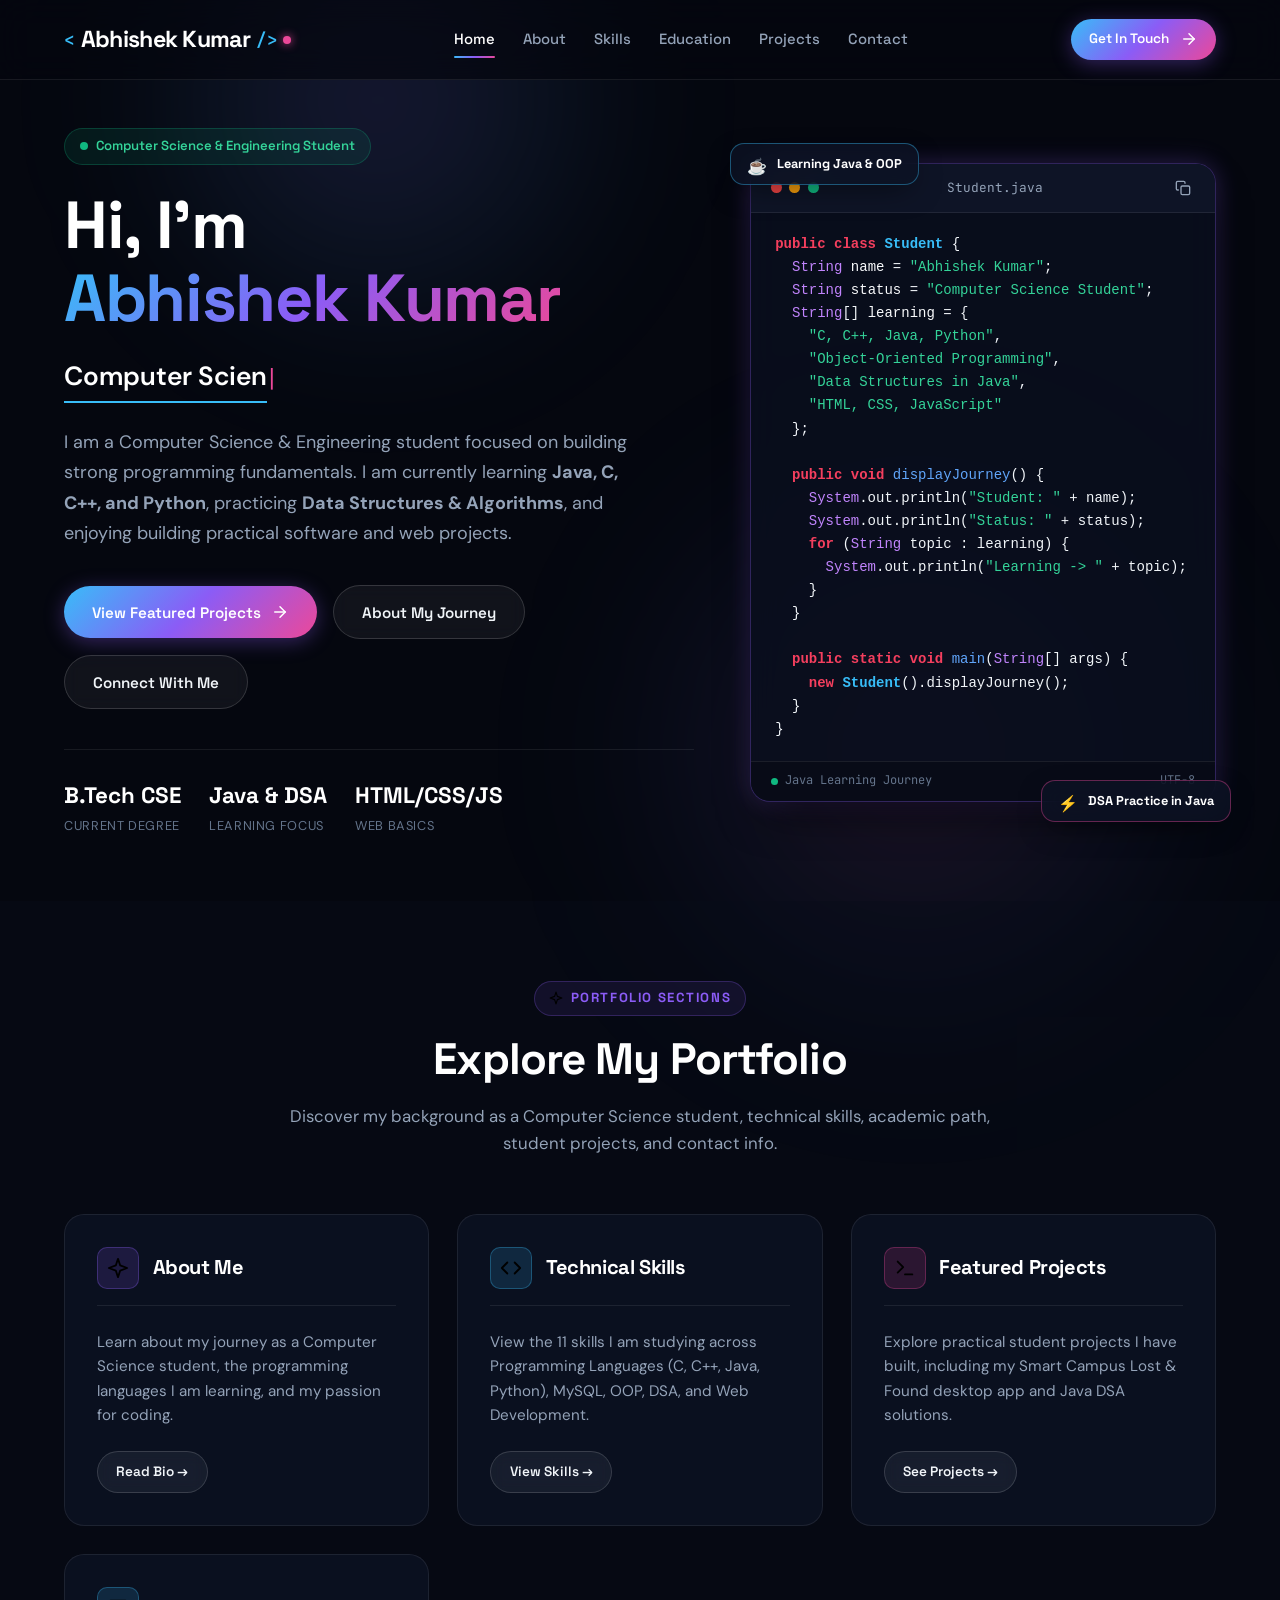
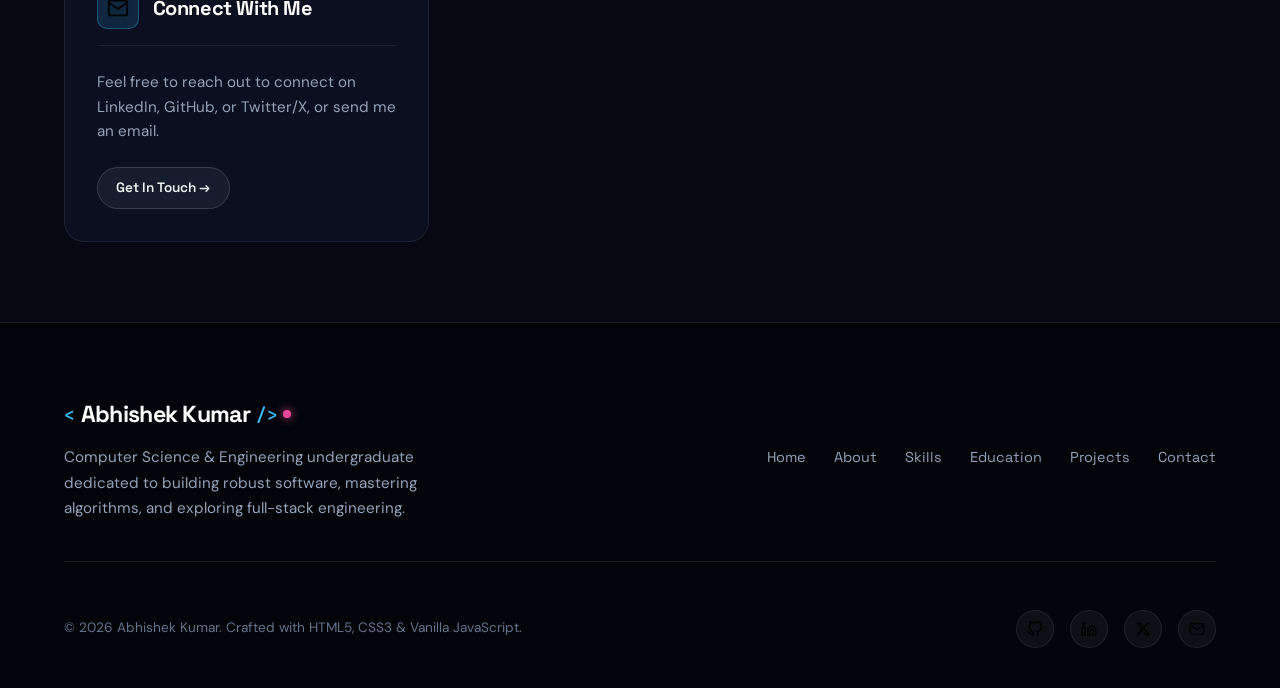
<file: index.html>
<!DOCTYPE html>
<html lang="en">
<head>
  <meta charset="UTF-8">
  <meta name="viewport" content="width=device-width, initial-scale=1.0">
  <title>Abhishek Kumar | Computer Science &amp; Engineering Portfolio | Software &amp; Java Developer</title>
  
  <!-- SEO Meta Tags -->
  <meta name="description" content="Portfolio of Abhishek Kumar, a Computer Science and Engineering student specializing in Software Development, Java programming, Data Structures &amp; Algorithms (DSA), and Modern Web Development.">
  <meta name="keywords" content="Abhishek Kumar, Software Developer, Java Developer, DSA, Data Structures and Algorithms, Computer Science, Web Development, Portfolio">
  <meta name="author" content="Abhishek Kumar">
  <meta name="theme-color" content="#05070f">

  <!-- Open Graph / Social Sharing -->
  <meta property="og:type" content="website">
  <meta property="og:title" content="Abhishek Kumar | Computer Science &amp; Engineering Portfolio">
  <meta property="og:description" content="Computer Science &amp; Engineering student passionate about Java, DSA, software development, and modern web applications.">
  <meta property="og:image" content="assets/images/avatar.svg">

  <!-- Google Fonts: Space Grotesk, DM Sans & JetBrains Mono -->
  <link rel="preconnect" href="https://fonts.googleapis.com">
  <link rel="preconnect" href="https://fonts.gstatic.com" crossorigin>
  <link href="https://fonts.googleapis.com/css2?family=DM+Sans:ital,opsz,wght@0,9..40,400;0,9..40,500;0,9..40,700;1,9..40,400&family=JetBrains+Mono:wght@400;500;600;700&family=Space+Grotesk:wght@500;600;700;800&display=swap" rel="stylesheet">

  <!-- Stylesheet -->
  <link rel="stylesheet" href="css/style.css">
</head>
<body>

  <!-- ======================================================================
       HEADER & NAVIGATION
       ====================================================================== -->
  <header class="header" id="siteHeader">
    <div class="container header-container">
      <!-- Brand Logo -->
      <a href="index.html" class="brand-logo" aria-label="Abhishek Kumar - Home">
        <span class="brand-code">&lt;</span>Abhishek Kumar<span class="brand-code">/&gt;</span>
        <span class="brand-dot"></span>
      </a>

      <!-- Desktop Navigation Menu -->
      <nav class="nav-desktop" aria-label="Main Navigation">
        <a href="index.html" class="nav-link active">Home</a>
        <a href="about.html" class="nav-link">About</a>
        <a href="skills.html" class="nav-link">Skills</a>
        <a href="education.html" class="nav-link">Education</a>
        <a href="projects.html" class="nav-link">Projects</a>
        <a href="contact.html" class="nav-link">Contact</a>
      </nav>

      <!-- Desktop CTA Action -->
      <div class="nav-actions">
        <a href="contact.html" class="btn btn-primary btn-sm">
          <span>Get In Touch</span>
          <svg class="btn-icon" xmlns="http://www.w3.org/2000/svg" viewBox="0 0 24 24" fill="none" stroke="currentColor" stroke-width="2" stroke-linecap="round" stroke-linejoin="round">
            <line x1="5" y1="12" x2="19" y2="12"></line>
            <polyline points="12 5 19 12 12 19"></polyline>
          </svg>
        </a>

        <!-- Mobile Hamburger Toggle Button -->
        <button class="menu-toggle" aria-label="Toggle navigation menu" aria-expanded="false" aria-controls="mobileDrawer">
          <span class="hamburger-line"></span>
          <span class="hamburger-line"></span>
          <span class="hamburger-line"></span>
        </button>
      </div>
    </div>
  </header>

  <!-- Mobile Navigation Drawer -->
  <div class="drawer-backdrop" id="drawerBackdrop"></div>
  <aside class="mobile-drawer" id="mobileDrawer" aria-label="Mobile Navigation Menu">
    <div>
      <div style="margin-bottom: 2rem;">
        <span class="brand-logo">
          <span class="brand-code">&lt;</span>Abhishek Kumar<span class="brand-code">/&gt;</span>
          <span class="brand-dot"></span>
        </span>
        <p style="font-size: 0.85rem; margin-top: 0.5rem; color: var(--text-faint);">CSE Student &bull; Software Developer</p>
      </div>

      <nav class="mobile-nav-list">
        <a href="index.html" class="mobile-nav-link active"><span>01. Home</span> &rarr;</a>
        <a href="about.html" class="mobile-nav-link"><span>02. About Me</span> &rarr;</a>
        <a href="skills.html" class="mobile-nav-link"><span>03. Technical Skills</span> &rarr;</a>
        <a href="education.html" class="mobile-nav-link"><span>04. Education</span> &rarr;</a>
        <a href="projects.html" class="mobile-nav-link"><span>05. Featured Projects</span> &rarr;</a>
        <a href="contact.html" class="mobile-nav-link"><span>06. Contact</span> &rarr;</a>
      </nav>
    </div>

    <div class="mobile-drawer-footer">
      <a href="contact.html" class="btn btn-primary" style="width: 100%;">
        <span>Let's Connect</span>
      </a>
      <div class="social-links-row" style="justify-content: center;">
        <a href="https://github.com/Abhi-Poddar1423" target="_blank" rel="noopener noreferrer" class="social-icon-btn" aria-label="GitHub Profile">
          <img src="assets/icons/github.svg" alt="" width="18" height="18">
        </a>
        <a href="https://www.linkedin.com/in/abhishek-kumar-2b60b3326" target="_blank" rel="noopener noreferrer" class="social-icon-btn" aria-label="LinkedIn Profile">
          <img src="assets/icons/linkedin.svg" alt="" width="18" height="18">
        </a>
        <a href="https://x.com/AbhiPoddar1423" target="_blank" rel="noopener noreferrer" class="social-icon-btn" aria-label="Twitter / X Profile">
          <img src="assets/icons/x.svg" alt="" width="18" height="18">
        </a>
        <a href="mailto:abhishekpoddar8409224011@gmail.com" class="social-icon-btn" aria-label="Email Abhishek Kumar">
          <img src="assets/icons/mail.svg" alt="" width="18" height="18">
        </a>
      </div>
    </div>
  </aside>

  <main>
    <!-- ====================================================================
         HERO SECTION
         ==================================================================== -->
    <section class="hero" id="home">
      <div class="container">
        <div class="hero-grid">
          <!-- Left Column: Hero Text Content -->
          <div class="hero-content reveal">
            <!-- Status Badge -->
            <div class="status-badge">
              <span class="pulse-dot"></span>
              <span>Computer Science &amp; Engineering Student</span>
            </div>

            <!-- Main Headline -->
            <h1 class="hero-title">
              Hi, I'm <span class="gradient-text">Abhishek Kumar</span>
            </h1>

            <!-- Dynamic Animated Typing Text -->
            <div class="hero-typewriter">
              <span class="typed-text"></span>
              <span class="cursor">|</span>
            </div>

            <!-- Pitch Description -->
            <p class="hero-description">
              I am a Computer Science &amp; Engineering student focused on building strong programming fundamentals. I am currently learning <strong>Java, C, C++, and Python</strong>, practicing <strong>Data Structures &amp; Algorithms</strong>, and enjoying building practical software and web projects.
            </p>

            <!-- Action Buttons -->
            <div class="hero-actions">
              <a href="projects.html" class="btn btn-primary">
                <span>View Featured Projects</span>
                <svg class="btn-icon" xmlns="http://www.w3.org/2000/svg" viewBox="0 0 24 24" fill="none" stroke="currentColor" stroke-width="2" stroke-linecap="round" stroke-linejoin="round">
                  <line x1="5" y1="12" x2="19" y2="12"></line>
                  <polyline points="12 5 19 12 12 19"></polyline>
                </svg>
              </a>

              <a href="about.html" class="btn btn-secondary">
                <span>About My Journey</span>
              </a>

              <a href="contact.html" class="btn btn-secondary">
                <span>Connect With Me</span>
              </a>
            </div>

            <!-- Hero Highlights / Quick Stats -->
            <div class="hero-stats">
              <div class="hero-stat-item">
                <span class="hero-stat-value">B.Tech CSE</span>
                <span class="hero-stat-label">Current Degree</span>
              </div>
              <div class="hero-stat-item">
                <span class="hero-stat-value">Java &amp; DSA</span>
                <span class="hero-stat-label">Learning Focus</span>
              </div>
              <div class="hero-stat-item">
                <span class="hero-stat-value">HTML/CSS/JS</span>
                <span class="hero-stat-label">Web Basics</span>
              </div>
            </div>
          </div>

          <!-- Right Column: Interactive Code Card Visual -->
          <div class="hero-visual reveal reveal-delay-1">
            <!-- Floating Tech Badges -->
            <div class="floating-badge badge-1">
              <div class="badge-icon">☕</div>
              <div class="badge-text">Learning Java &amp; OOP</div>
            </div>

            <div class="floating-badge badge-2">
              <div class="badge-icon">⚡</div>
              <div class="badge-text">DSA Practice in Java</div>
            </div>

            <!-- Glass Code Window -->
            <div class="code-window">
              <div class="code-window-header">
                <div class="window-dots">
                  <span class="dot red"></span>
                  <span class="dot yellow"></span>
                  <span class="dot green"></span>
                </div>
                <div class="window-title">Student.java</div>
                <button class="copy-btn" id="copyCodeBtn" aria-label="Copy Java Code to clipboard" title="Copy snippet">
                  <svg xmlns="http://www.w3.org/2000/svg" width="16" height="16" viewBox="0 0 24 24" fill="none" stroke="currentColor" stroke-width="2" stroke-linecap="round" stroke-linejoin="round">
                    <rect x="9" y="9" width="13" height="13" rx="2" ry="2"></rect>
                    <path d="M5 15H4a2 2 0 0 1-2-2V4a2 2 0 0 1 2-2h9a2 2 0 0 1 2 2v1"></path>
                  </svg>
                </button>
              </div>

              <div class="code-content">
                <pre id="heroJavaCode"><code><span class="token-keyword">public class</span> <span class="token-class">Student</span> {
  <span class="token-type">String</span> <span class="token-var">name</span> = <span class="token-string">"Abhishek Kumar"</span>;
  <span class="token-type">String</span> <span class="token-var">status</span> = <span class="token-string">"Computer Science Student"</span>;
  <span class="token-type">String</span>[] <span class="token-var">learning</span> = {
    <span class="token-string">"C, C++, Java, Python"</span>,
    <span class="token-string">"Object-Oriented Programming"</span>,
    <span class="token-string">"Data Structures in Java"</span>,
    <span class="token-string">"HTML, CSS, JavaScript"</span>
  };

  <span class="token-keyword">public void</span> <span class="token-method">displayJourney</span>() {
    <span class="token-type">System</span>.out.println(<span class="token-string">"Student: "</span> + name);
    <span class="token-type">System</span>.out.println(<span class="token-string">"Status: "</span> + status);
    <span class="token-keyword">for</span> (<span class="token-type">String</span> topic : learning) {
      <span class="token-type">System</span>.out.println(<span class="token-string">"Learning -> "</span> + topic);
    }
  }

  <span class="token-keyword">public static void</span> <span class="token-method">main</span>(<span class="token-type">String</span>[] args) {
    <span class="token-keyword">new</span> <span class="token-class">Student</span>().displayJourney();
  }
}</code></pre>
              </div>

              <div class="code-window-footer">
                <div class="status-indicator">
                  <span class="status-dot-sm"></span>
                  <span>Java Learning Journey</span>
                </div>
                <span>UTF-8</span>
              </div>
            </div>
          </div>
        </div>
      </div>
    </section>

    <!-- ====================================================================
         HOMEPAGE PORTFOLIO DISCOVERY SHOWCASE
         ==================================================================== -->
    <section class="section" style="background: rgba(9, 13, 26, 0.4); padding: 5rem 0;">
      <div class="container">
        <div class="section-header reveal">
          <div class="section-tag purple">
            <img src="assets/icons/sparkles.svg" alt="" width="14" height="14">
            <span>Portfolio Sections</span>
          </div>
          <h2 class="section-title">Explore My Portfolio</h2>
          <p class="section-description">
            Discover my background as a Computer Science student, technical skills, academic path, student projects, and contact info.
          </p>
        </div>

        <div class="skills-grid">
          <!-- Card 1: About Me -->
          <div class="skill-category-card reveal">
            <div class="skill-cat-header">
              <div class="skill-cat-icon purple">
                <img src="assets/icons/sparkles.svg" alt="" width="22" height="22">
              </div>
              <h3 class="skill-cat-title">About Me</h3>
            </div>
            <p style="color: var(--text-muted); font-size: 0.95rem; line-height: 1.6; margin-bottom: 1.5rem; flex-grow: 1;">
              Learn about my journey as a Computer Science student, the programming languages I am learning, and my passion for coding.
            </p>
            <a href="about.html" class="btn btn-secondary btn-sm" style="align-self: flex-start;">
              <span>Read Bio &rarr;</span>
            </a>
          </div>

          <!-- Card 2: Technical Skills -->
          <div class="skill-category-card reveal reveal-delay-1">
            <div class="skill-cat-header">
              <div class="skill-cat-icon blue">
                <img src="assets/icons/code.svg" alt="" width="22" height="22">
              </div>
              <h3 class="skill-cat-title">Technical Skills</h3>
            </div>
            <p style="color: var(--text-muted); font-size: 0.95rem; line-height: 1.6; margin-bottom: 1.5rem; flex-grow: 1;">
              View the 11 skills I am studying across Programming Languages (C, C++, Java, Python), MySQL, OOP, DSA, and Web Development.
            </p>
            <a href="skills.html" class="btn btn-secondary btn-sm" style="align-self: flex-start;">
              <span>View Skills &rarr;</span>
            </a>
          </div>

          <!-- Card 3: Featured Projects -->
          <div class="skill-category-card reveal reveal-delay-2">
            <div class="skill-cat-header">
              <div class="skill-cat-icon pink">
                <img src="assets/icons/terminal.svg" alt="" width="22" height="22">
              </div>
              <h3 class="skill-cat-title">Featured Projects</h3>
            </div>
            <p style="color: var(--text-muted); font-size: 0.95rem; line-height: 1.6; margin-bottom: 1.5rem; flex-grow: 1;">
              Explore practical student projects I have built, including my Smart Campus Lost &amp; Found desktop app and Java DSA solutions.
            </p>
            <a href="projects.html" class="btn btn-secondary btn-sm" style="align-self: flex-start;">
              <span>See Projects &rarr;</span>
            </a>
          </div>

          <!-- Card 4: Education & Contact -->
          <div class="skill-category-card reveal reveal-delay-3">
            <div class="skill-cat-header">
              <div class="skill-cat-icon blue">
                <img src="assets/icons/mail.svg" alt="" width="22" height="22">
              </div>
              <h3 class="skill-cat-title">Connect With Me</h3>
            </div>
            <p style="color: var(--text-muted); font-size: 0.95rem; line-height: 1.6; margin-bottom: 1.5rem; flex-grow: 1;">
              Feel free to reach out to connect on LinkedIn, GitHub, or Twitter/X, or send me an email.
            </p>
            <a href="contact.html" class="btn btn-secondary btn-sm" style="align-self: flex-start;">
              <span>Get In Touch &rarr;</span>
            </a>
          </div>
        </div>
      </div>
    </section>
  </main>

  <!-- ======================================================================
       FOOTER
       ====================================================================== -->
  <footer class="footer">
    <div class="container">
      <div class="footer-top">
        <div class="footer-brand">
          <a href="index.html" class="brand-logo" aria-label="Abhishek Kumar Home">
            <span class="brand-code">&lt;</span>Abhishek Kumar<span class="brand-code">/&gt;</span>
            <span class="brand-dot"></span>
          </a>
          <p class="footer-tagline">
            Computer Science &amp; Engineering undergraduate dedicated to building robust software, mastering algorithms, and exploring full-stack engineering.
          </p>
        </div>

        <nav class="footer-nav" aria-label="Footer Navigation">
          <a href="index.html">Home</a>
          <a href="about.html">About</a>
          <a href="skills.html">Skills</a>
          <a href="education.html">Education</a>
          <a href="projects.html">Projects</a>
          <a href="contact.html">Contact</a>
        </nav>
      </div>

      <div class="footer-bottom">
        <div>
          &copy; 2026 Abhishek Kumar. Crafted with HTML5, CSS3 &amp; Vanilla JavaScript.
        </div>

        <div class="social-links-row">
          <a href="https://github.com/Abhi-Poddar1423" target="_blank" rel="noopener noreferrer" class="social-icon-btn" aria-label="GitHub Profile">
            <img src="assets/icons/github.svg" alt="" width="16" height="16">
          </a>
          <a href="https://www.linkedin.com/in/abhishek-kumar-2b60b3326" target="_blank" rel="noopener noreferrer" class="social-icon-btn" aria-label="LinkedIn Profile">
            <img src="assets/icons/linkedin.svg" alt="" width="16" height="16">
          </a>
          <a href="https://x.com/AbhiPoddar1423" target="_blank" rel="noopener noreferrer" class="social-icon-btn" aria-label="Twitter / X Profile">
            <img src="assets/icons/x.svg" alt="" width="16" height="16">
          </a>
          <a href="mailto:abhishekpoddar8409224011@gmail.com" class="social-icon-btn" aria-label="Email Abhishek Kumar">
            <img src="assets/icons/mail.svg" alt="" width="16" height="16">
          </a>
        </div>
      </div>
    </div>
  </footer>

  <!-- ======================================================================
       TOAST NOTIFICATION COMPONENT
       ====================================================================== -->
  <aside class="toast-notice" id="toastNotice" role="alert" aria-live="polite">
    <div class="toast-icon">
      <svg xmlns="http://www.w3.org/2000/svg" width="22" height="22" viewBox="0 0 24 24" fill="none" stroke="currentColor" stroke-width="2.5" stroke-linecap="round" stroke-linejoin="round">
        <path d="M22 11.08V12a10 10 0 1 1-5.93-9.14"></path>
        <polyline points="22 4 12 14.01 9 11.01"></polyline>
      </svg>
    </div>
    <div>
      <div class="toast-title" id="toastTitle">Notification</div>
      <div class="toast-desc" id="toastDesc">Operation completed successfully.</div>
    </div>
  </aside>

  <!-- ======================================================================
       BACK TO TOP FLOATING BUTTON
       ====================================================================== -->
  <button class="back-to-top" id="backToTopBtn" aria-label="Scroll back to top of page" title="Back to top">
    <img src="assets/icons/arrow-up.svg" alt="" width="20" height="20">
  </button>

  <!-- Scripts -->
  <script src="js/script.js"></script>
</body>
</html>
</file>
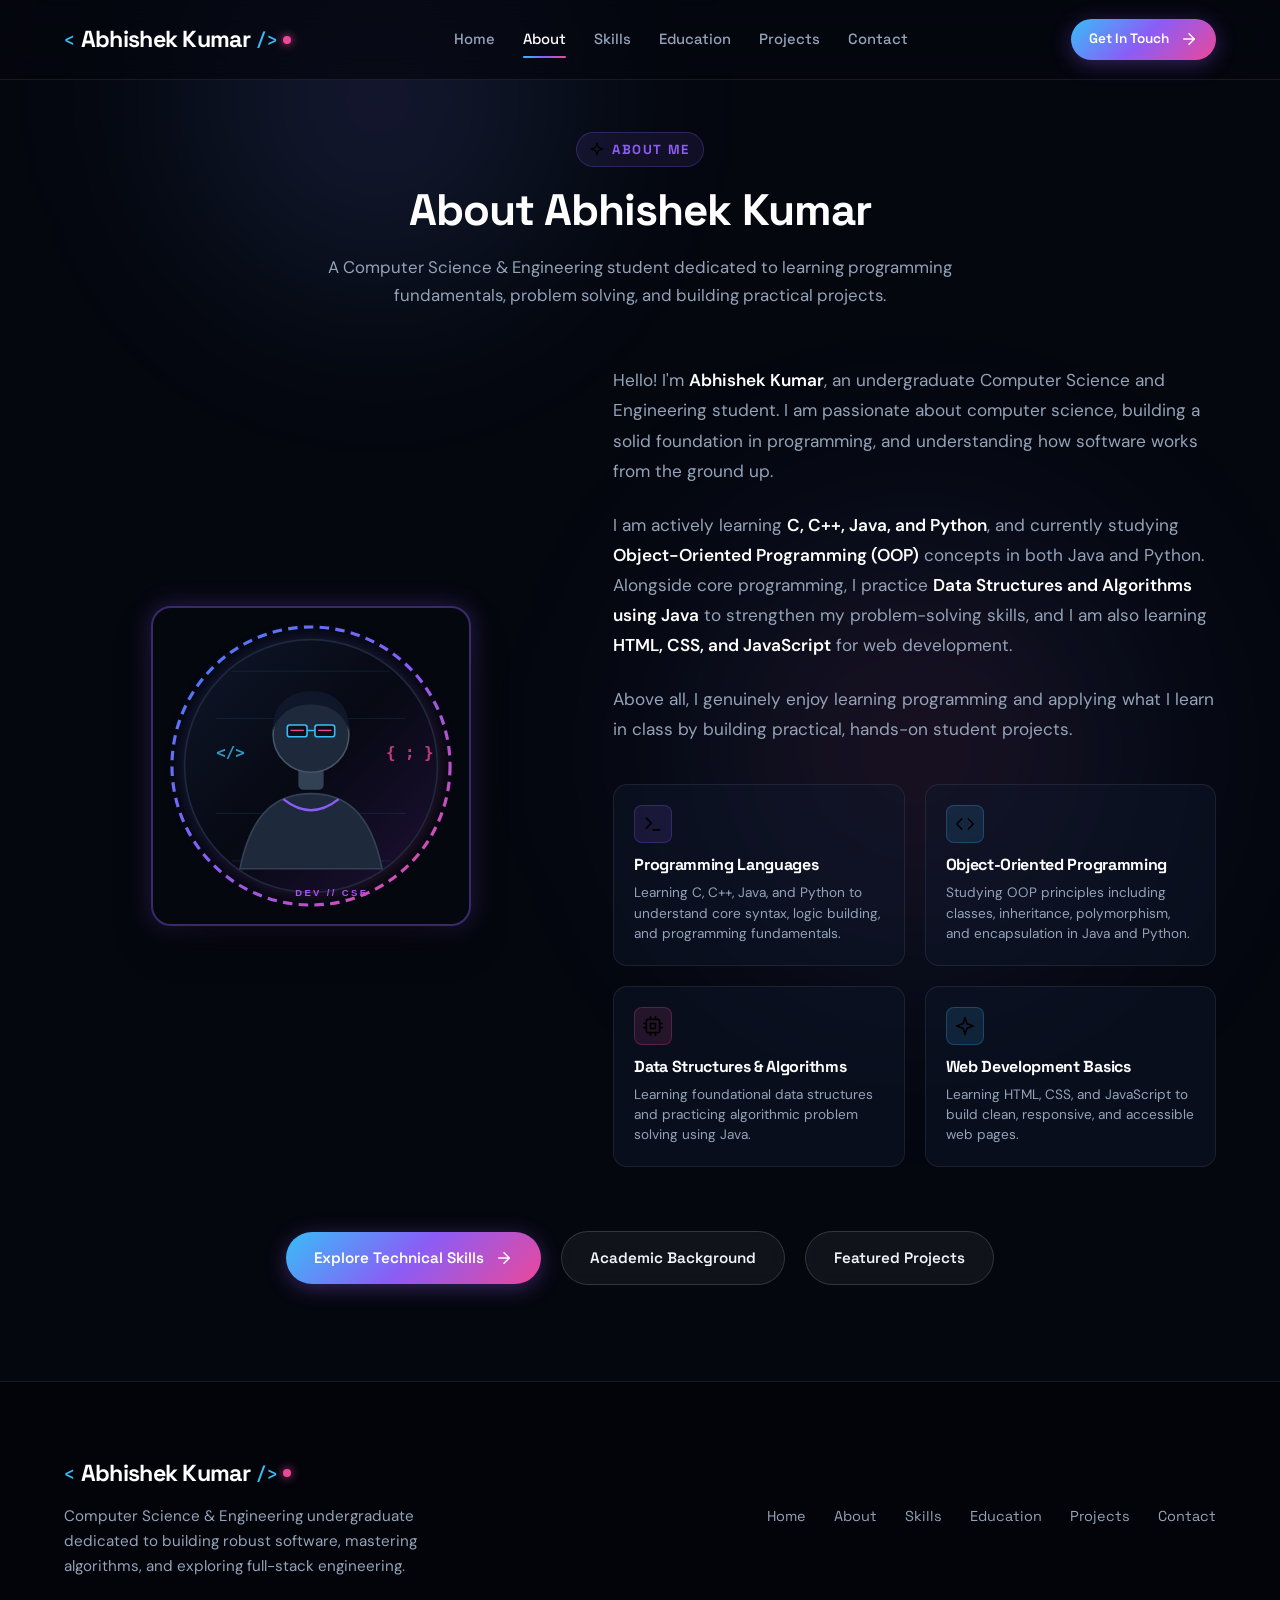
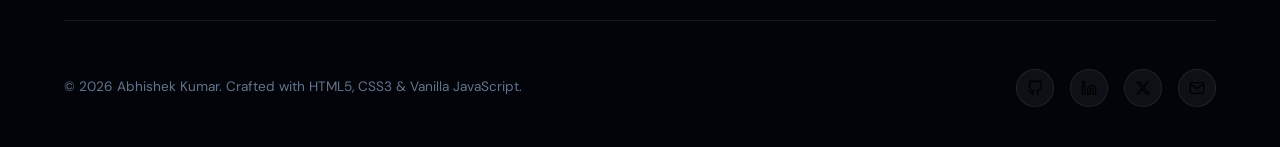
<file: about.html>
<!DOCTYPE html>
<html lang="en">
<head>
  <meta charset="UTF-8">
  <meta name="viewport" content="width=device-width, initial-scale=1.0">
  <title>About Me | Abhishek Kumar | Software &amp; Java Developer</title>
  
  <!-- SEO Meta Tags -->
  <meta name="description" content="Learn more about Abhishek Kumar, a Computer Science and Engineering student passionate about software development, Java programming, DSA, and modern web applications.">
  <meta name="keywords" content="Abhishek Kumar, About, Software Developer, Java Developer, DSA, Computer Science">
  <meta name="author" content="Abhishek Kumar">
  <meta name="theme-color" content="#05070f">

  <!-- Open Graph / Social Sharing -->
  <meta property="og:type" content="website">
  <meta property="og:title" content="About Abhishek Kumar | Computer Science &amp; Engineering">
  <meta property="og:description" content="Driven by logic, passionate about software engineering, clean code, and algorithmic problem solving.">
  <meta property="og:image" content="assets/images/avatar.svg">

  <!-- Google Fonts: Space Grotesk, DM Sans & JetBrains Mono -->
  <link rel="preconnect" href="https://fonts.googleapis.com">
  <link rel="preconnect" href="https://fonts.gstatic.com" crossorigin>
  <link href="https://fonts.googleapis.com/css2?family=DM+Sans:ital,opsz,wght@0,9..40,400;0,9..40,500;0,9..40,700;1,9..40,400&family=JetBrains+Mono:wght@400;500;600;700&family=Space+Grotesk:wght@500;600;700;800&display=swap" rel="stylesheet">

  <!-- Stylesheet -->
  <link rel="stylesheet" href="css/style.css">
</head>
<body>

  <!-- ======================================================================
       HEADER & NAVIGATION
       ====================================================================== -->
  <header class="header" id="siteHeader">
    <div class="container header-container">
      <!-- Brand Logo -->
      <a href="index.html" class="brand-logo" aria-label="Abhishek Kumar - Home">
        <span class="brand-code">&lt;</span>Abhishek Kumar<span class="brand-code">/&gt;</span>
        <span class="brand-dot"></span>
      </a>

      <!-- Desktop Navigation Menu -->
      <nav class="nav-desktop" aria-label="Main Navigation">
        <a href="index.html" class="nav-link">Home</a>
        <a href="about.html" class="nav-link active">About</a>
        <a href="skills.html" class="nav-link">Skills</a>
        <a href="education.html" class="nav-link">Education</a>
        <a href="projects.html" class="nav-link">Projects</a>
        <a href="contact.html" class="nav-link">Contact</a>
      </nav>

      <!-- Desktop CTA Action -->
      <div class="nav-actions">
        <a href="contact.html" class="btn btn-primary btn-sm">
          <span>Get In Touch</span>
          <svg class="btn-icon" xmlns="http://www.w3.org/2000/svg" viewBox="0 0 24 24" fill="none" stroke="currentColor" stroke-width="2" stroke-linecap="round" stroke-linejoin="round">
            <line x1="5" y1="12" x2="19" y2="12"></line>
            <polyline points="12 5 19 12 12 19"></polyline>
          </svg>
        </a>

        <!-- Mobile Hamburger Toggle Button -->
        <button class="menu-toggle" aria-label="Toggle navigation menu" aria-expanded="false" aria-controls="mobileDrawer">
          <span class="hamburger-line"></span>
          <span class="hamburger-line"></span>
          <span class="hamburger-line"></span>
        </button>
      </div>
    </div>
  </header>

  <!-- Mobile Navigation Drawer -->
  <div class="drawer-backdrop" id="drawerBackdrop"></div>
  <aside class="mobile-drawer" id="mobileDrawer" aria-label="Mobile Navigation Menu">
    <div>
      <div style="margin-bottom: 2rem;">
        <span class="brand-logo">
          <span class="brand-code">&lt;</span>Abhishek Kumar<span class="brand-code">/&gt;</span>
          <span class="brand-dot"></span>
        </span>
        <p style="font-size: 0.85rem; margin-top: 0.5rem; color: var(--text-faint);">CSE Student &bull; Software Developer</p>
      </div>

      <nav class="mobile-nav-list">
        <a href="index.html" class="mobile-nav-link"><span>01. Home</span> &rarr;</a>
        <a href="about.html" class="mobile-nav-link active"><span>02. About Me</span> &rarr;</a>
        <a href="skills.html" class="mobile-nav-link"><span>03. Technical Skills</span> &rarr;</a>
        <a href="education.html" class="mobile-nav-link"><span>04. Education</span> &rarr;</a>
        <a href="projects.html" class="mobile-nav-link"><span>05. Featured Projects</span> &rarr;</a>
        <a href="contact.html" class="mobile-nav-link"><span>06. Contact</span> &rarr;</a>
      </nav>
    </div>

    <div class="mobile-drawer-footer">
      <a href="contact.html" class="btn btn-primary" style="width: 100%;">
        <span>Let's Connect</span>
      </a>
      <div class="social-links-row" style="justify-content: center;">
        <a href="https://github.com/Abhi-Poddar1423" target="_blank" rel="noopener noreferrer" class="social-icon-btn" aria-label="GitHub Profile">
          <img src="assets/icons/github.svg" alt="" width="18" height="18">
        </a>
        <a href="https://www.linkedin.com/in/abhishek-kumar-2b60b3326" target="_blank" rel="noopener noreferrer" class="social-icon-btn" aria-label="LinkedIn Profile">
          <img src="assets/icons/linkedin.svg" alt="" width="18" height="18">
        </a>
        <a href="https://x.com/AbhiPoddar1423" target="_blank" rel="noopener noreferrer" class="social-icon-btn" aria-label="Twitter / X Profile">
          <img src="assets/icons/x.svg" alt="" width="18" height="18">
        </a>
        <a href="mailto:abhishekpoddar8409224011@gmail.com" class="social-icon-btn" aria-label="Email Abhishek Kumar">
          <img src="assets/icons/mail.svg" alt="" width="18" height="18">
        </a>
      </div>
    </div>
  </aside>

  <main>
    <!-- ====================================================================
         ABOUT ME CONTENT SECTION
         ==================================================================== -->
    <section class="section page-wrapper">
      <div class="container">
        <div class="section-header reveal">
          <div class="section-tag purple">
            <img src="assets/icons/sparkles.svg" alt="" width="14" height="14">
            <span>About Me</span>
          </div>
          <h1 class="section-title">About Abhishek Kumar</h1>
          <p class="section-description">
            A Computer Science &amp; Engineering student dedicated to learning programming fundamentals, problem solving, and building practical projects.
          </p>
        </div>

        <div class="about-grid">
          <!-- Left Column: Avatar Visual -->
          <div class="about-visual reveal">
            <div class="avatar-wrapper">
              <img src="assets/images/avatar.svg" alt="Abhishek Kumar Developer Portrait" class="avatar-img" width="320" height="320">
            </div>
          </div>

          <!-- Right Column: Bio & Core Pillars -->
          <div class="about-content reveal reveal-delay-1">
            <p class="about-bio">
              Hello! I'm <strong>Abhishek Kumar</strong>, an undergraduate Computer Science and Engineering student. I am passionate about computer science, building a solid foundation in programming, and understanding how software works from the ground up.
            </p>
            <p class="about-bio">
              I am actively learning <strong>C, C++, Java, and Python</strong>, and currently studying <strong>Object-Oriented Programming (OOP)</strong> concepts in both Java and Python. Alongside core programming, I practice <strong>Data Structures and Algorithms using Java</strong> to strengthen my problem-solving skills, and I am also learning <strong>HTML, CSS, and JavaScript</strong> for web development.
            </p>
            <p class="about-bio">
              Above all, I genuinely enjoy learning programming and applying what I learn in class by building practical, hands-on student projects.
            </p>

            <!-- 4 Core Learning Pillars Grid -->
            <div class="pillars-grid">
              <div class="pillar-card">
                <div class="pillar-icon-box purple">
                  <img src="assets/icons/terminal.svg" alt="" width="20" height="20">
                </div>
                <h2 class="pillar-title">Programming Languages</h2>
                <p class="pillar-desc">Learning C, C++, Java, and Python to understand core syntax, logic building, and programming fundamentals.</p>
              </div>

              <div class="pillar-card">
                <div class="pillar-icon-box blue">
                  <img src="assets/icons/code.svg" alt="" width="20" height="20">
                </div>
                <h2 class="pillar-title">Object-Oriented Programming</h2>
                <p class="pillar-desc">Studying OOP principles including classes, inheritance, polymorphism, and encapsulation in Java and Python.</p>
              </div>

              <div class="pillar-card">
                <div class="pillar-icon-box pink">
                  <img src="assets/icons/cpu.svg" alt="" width="20" height="20">
                </div>
                <h2 class="pillar-title">Data Structures &amp; Algorithms</h2>
                <p class="pillar-desc">Learning foundational data structures and practicing algorithmic problem solving using Java.</p>
              </div>

              <div class="pillar-card">
                <div class="pillar-icon-box blue">
                  <img src="assets/icons/sparkles.svg" alt="" width="20" height="20">
                </div>
                <h2 class="pillar-title">Web Development Basics</h2>
                <p class="pillar-desc">Learning HTML, CSS, and JavaScript to build clean, responsive, and accessible web pages.</p>
              </div>
            </div>
          </div>
        </div>

        <!-- Multi-page Navigation Call to Action -->
        <div class="page-cta-strip reveal">
          <a href="skills.html" class="btn btn-primary">
            <span>Explore Technical Skills</span>
            <svg class="btn-icon" xmlns="http://www.w3.org/2000/svg" viewBox="0 0 24 24" fill="none" stroke="currentColor" stroke-width="2" stroke-linecap="round" stroke-linejoin="round">
              <line x1="5" y1="12" x2="19" y2="12"></line>
              <polyline points="12 5 19 12 12 19"></polyline>
            </svg>
          </a>
          <a href="education.html" class="btn btn-secondary">
            <span>Academic Background</span>
          </a>
          <a href="projects.html" class="btn btn-secondary">
            <span>Featured Projects</span>
          </a>
        </div>
      </div>
    </section>
  </main>

  <!-- ======================================================================
       FOOTER
       ====================================================================== -->
  <footer class="footer">
    <div class="container">
      <div class="footer-top">
        <div class="footer-brand">
          <a href="index.html" class="brand-logo" aria-label="Abhishek Kumar Home">
            <span class="brand-code">&lt;</span>Abhishek Kumar<span class="brand-code">/&gt;</span>
            <span class="brand-dot"></span>
          </a>
          <p class="footer-tagline">
            Computer Science &amp; Engineering undergraduate dedicated to building robust software, mastering algorithms, and exploring full-stack engineering.
          </p>
        </div>

        <nav class="footer-nav" aria-label="Footer Navigation">
          <a href="index.html">Home</a>
          <a href="about.html">About</a>
          <a href="skills.html">Skills</a>
          <a href="education.html">Education</a>
          <a href="projects.html">Projects</a>
          <a href="contact.html">Contact</a>
        </nav>
      </div>

      <div class="footer-bottom">
        <div>
          &copy; 2026 Abhishek Kumar. Crafted with HTML5, CSS3 &amp; Vanilla JavaScript.
        </div>

        <div class="social-links-row">
          <a href="https://github.com/Abhi-Poddar1423" target="_blank" rel="noopener noreferrer" class="social-icon-btn" aria-label="GitHub Profile">
            <img src="assets/icons/github.svg" alt="" width="16" height="16">
          </a>
          <a href="https://www.linkedin.com/in/abhishek-kumar-2b60b3326" target="_blank" rel="noopener noreferrer" class="social-icon-btn" aria-label="LinkedIn Profile">
            <img src="assets/icons/linkedin.svg" alt="" width="16" height="16">
          </a>
          <a href="https://x.com/AbhiPoddar1423" target="_blank" rel="noopener noreferrer" class="social-icon-btn" aria-label="Twitter / X Profile">
            <img src="assets/icons/x.svg" alt="" width="16" height="16">
          </a>
          <a href="mailto:abhishekpoddar8409224011@gmail.com" class="social-icon-btn" aria-label="Email Abhishek Kumar">
            <img src="assets/icons/mail.svg" alt="" width="16" height="16">
          </a>
        </div>
      </div>
    </div>
  </footer>

  <!-- ======================================================================
       BACK TO TOP FLOATING BUTTON
       ====================================================================== -->
  <button class="back-to-top" id="backToTopBtn" aria-label="Scroll back to top of page" title="Back to top">
    <img src="assets/icons/arrow-up.svg" alt="" width="20" height="20">
  </button>

  <!-- Scripts -->
  <script src="js/script.js"></script>
</body>
</html>
</file>
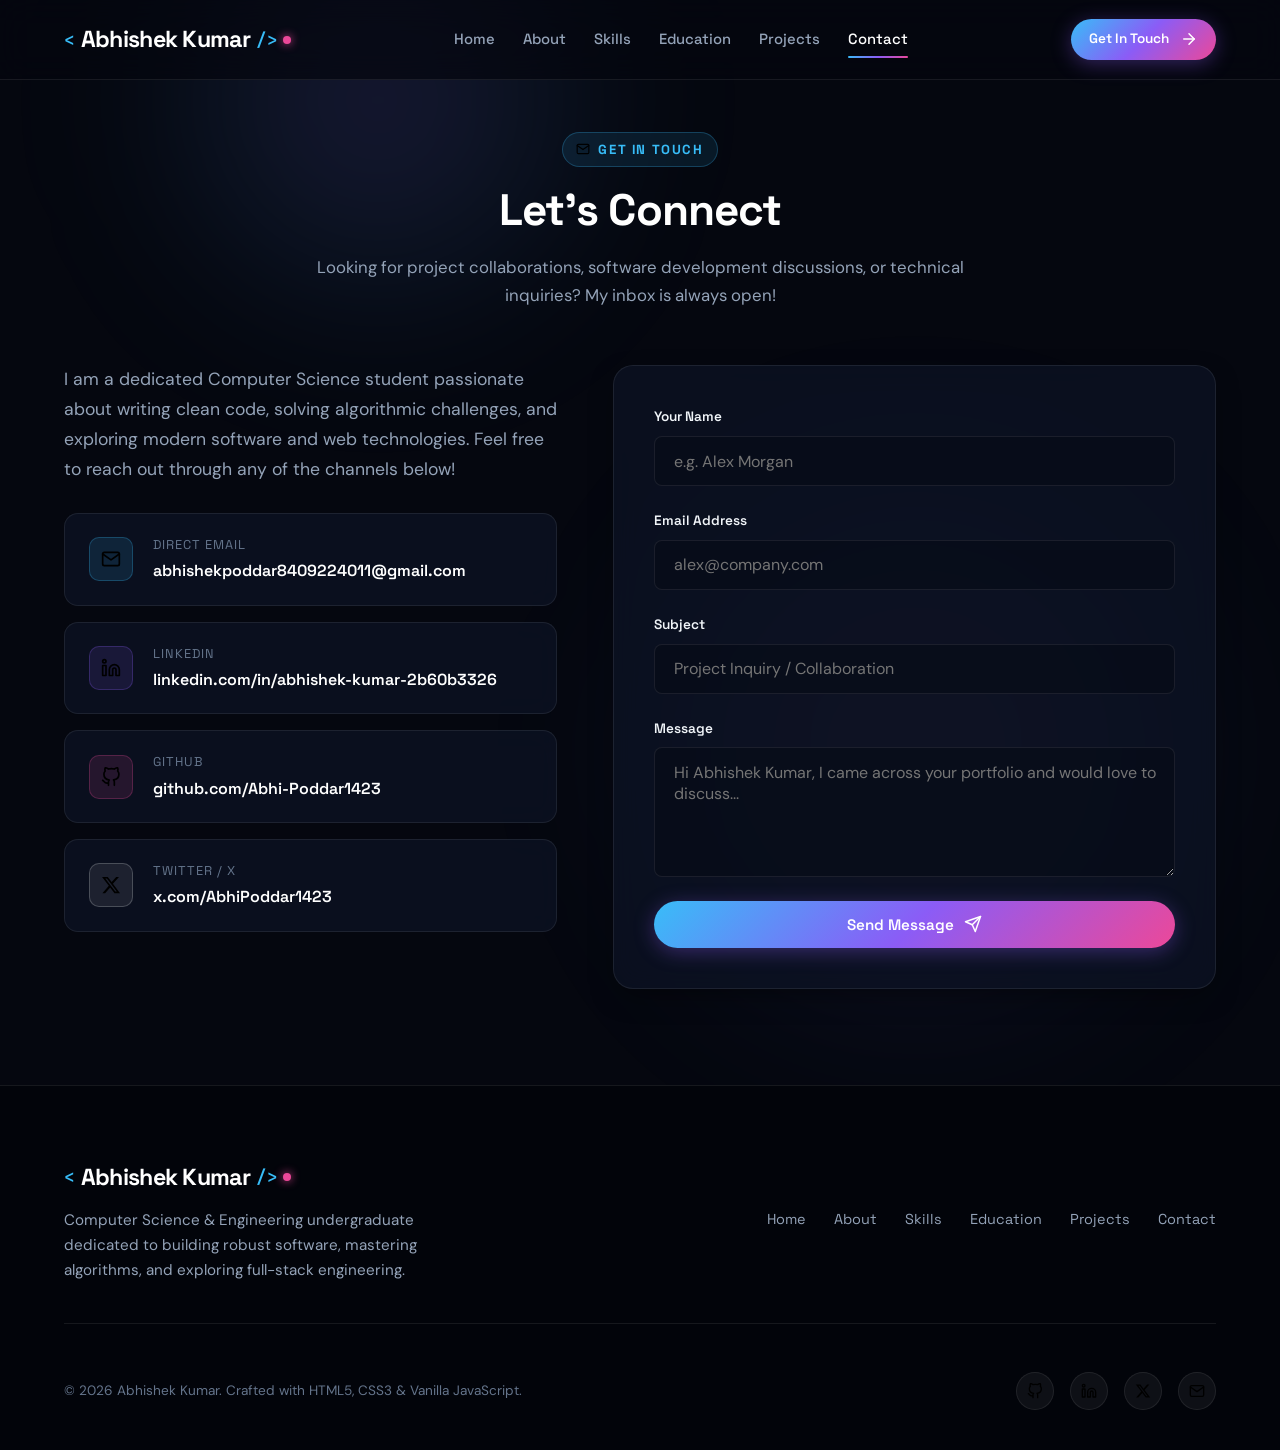
<file: contact.html>
<!DOCTYPE html>
<html lang="en">
<head>
  <meta charset="UTF-8">
  <meta name="viewport" content="width=device-width, initial-scale=1.0">
  <title>Contact | Abhishek Kumar | Software &amp; Java Developer</title>
  
  <!-- SEO Meta Tags -->
  <meta name="description" content="Get in touch with Abhishek Kumar: Direct email, LinkedIn, GitHub, and Twitter / X profiles, or send a direct message.">
  <meta name="keywords" content="Abhishek Kumar, Contact, Email, LinkedIn, GitHub, Twitter, X, Software Developer">
  <meta name="author" content="Abhishek Kumar">
  <meta name="theme-color" content="#05070f">

  <!-- Open Graph / Social Sharing -->
  <meta property="og:type" content="website">
  <meta property="og:title" content="Contact | Abhishek Kumar">
  <meta property="og:description" content="Reach out to Abhishek Kumar for software discussions, collaboration, and project inquiries.">
  <meta property="og:image" content="assets/images/avatar.svg">

  <!-- Google Fonts: Space Grotesk, DM Sans & JetBrains Mono -->
  <link rel="preconnect" href="https://fonts.googleapis.com">
  <link rel="preconnect" href="https://fonts.gstatic.com" crossorigin>
  <link href="https://fonts.googleapis.com/css2?family=DM+Sans:ital,opsz,wght@0,9..40,400;0,9..40,500;0,9..40,700;1,9..40,400&family=JetBrains+Mono:wght@400;500;600;700&family=Space+Grotesk:wght@500;600;700;800&display=swap" rel="stylesheet">

  <!-- Stylesheet -->
  <link rel="stylesheet" href="css/style.css">
</head>
<body>

  <!-- ======================================================================
       HEADER & NAVIGATION
       ====================================================================== -->
  <header class="header" id="siteHeader">
    <div class="container header-container">
      <!-- Brand Logo -->
      <a href="index.html" class="brand-logo" aria-label="Abhishek Kumar - Home">
        <span class="brand-code">&lt;</span>Abhishek Kumar<span class="brand-code">/&gt;</span>
        <span class="brand-dot"></span>
      </a>

      <!-- Desktop Navigation Menu -->
      <nav class="nav-desktop" aria-label="Main Navigation">
        <a href="index.html" class="nav-link">Home</a>
        <a href="about.html" class="nav-link">About</a>
        <a href="skills.html" class="nav-link">Skills</a>
        <a href="education.html" class="nav-link">Education</a>
        <a href="projects.html" class="nav-link">Projects</a>
        <a href="contact.html" class="nav-link active">Contact</a>
      </nav>

      <!-- Desktop CTA Action -->
      <div class="nav-actions">
        <a href="contact.html" class="btn btn-primary btn-sm">
          <span>Get In Touch</span>
          <svg class="btn-icon" xmlns="http://www.w3.org/2000/svg" viewBox="0 0 24 24" fill="none" stroke="currentColor" stroke-width="2" stroke-linecap="round" stroke-linejoin="round">
            <line x1="5" y1="12" x2="19" y2="12"></line>
            <polyline points="12 5 19 12 12 19"></polyline>
          </svg>
        </a>

        <!-- Mobile Hamburger Toggle Button -->
        <button class="menu-toggle" aria-label="Toggle navigation menu" aria-expanded="false" aria-controls="mobileDrawer">
          <span class="hamburger-line"></span>
          <span class="hamburger-line"></span>
          <span class="hamburger-line"></span>
        </button>
      </div>
    </div>
  </header>

  <!-- Mobile Navigation Drawer -->
  <div class="drawer-backdrop" id="drawerBackdrop"></div>
  <aside class="mobile-drawer" id="mobileDrawer" aria-label="Mobile Navigation Menu">
    <div>
      <div style="margin-bottom: 2rem;">
        <span class="brand-logo">
          <span class="brand-code">&lt;</span>Abhishek Kumar<span class="brand-code">/&gt;</span>
          <span class="brand-dot"></span>
        </span>
        <p style="font-size: 0.85rem; margin-top: 0.5rem; color: var(--text-faint);">CSE Student &bull; Software Developer</p>
      </div>

      <nav class="mobile-nav-list">
        <a href="index.html" class="mobile-nav-link"><span>01. Home</span> &rarr;</a>
        <a href="about.html" class="mobile-nav-link"><span>02. About Me</span> &rarr;</a>
        <a href="skills.html" class="mobile-nav-link"><span>03. Technical Skills</span> &rarr;</a>
        <a href="education.html" class="mobile-nav-link"><span>04. Education</span> &rarr;</a>
        <a href="projects.html" class="mobile-nav-link"><span>05. Featured Projects</span> &rarr;</a>
        <a href="contact.html" class="mobile-nav-link active"><span>06. Contact</span> &rarr;</a>
      </nav>
    </div>

    <div class="mobile-drawer-footer">
      <a href="contact.html" class="btn btn-primary" style="width: 100%;">
        <span>Let's Connect</span>
      </a>
      <div class="social-links-row" style="justify-content: center;">
        <a href="https://github.com/Abhi-Poddar1423" target="_blank" rel="noopener noreferrer" class="social-icon-btn" aria-label="GitHub Profile">
          <img src="assets/icons/github.svg" alt="" width="18" height="18">
        </a>
        <a href="https://www.linkedin.com/in/abhishek-kumar-2b60b3326" target="_blank" rel="noopener noreferrer" class="social-icon-btn" aria-label="LinkedIn Profile">
          <img src="assets/icons/linkedin.svg" alt="" width="18" height="18">
        </a>
        <a href="https://x.com/AbhiPoddar1423" target="_blank" rel="noopener noreferrer" class="social-icon-btn" aria-label="Twitter / X Profile">
          <img src="assets/icons/x.svg" alt="" width="18" height="18">
        </a>
        <a href="mailto:abhishekpoddar8409224011@gmail.com" class="social-icon-btn" aria-label="Email Abhishek Kumar">
          <img src="assets/icons/mail.svg" alt="" width="18" height="18">
        </a>
      </div>
    </div>
  </aside>

  <main>
    <!-- ====================================================================
         CONTACT CONTENT SECTION
         ==================================================================== -->
    <section class="section page-wrapper">
      <div class="container">
        <div class="section-header reveal">
          <div class="section-tag">
            <img src="assets/icons/mail.svg" alt="" width="14" height="14">
            <span>Get In Touch</span>
          </div>
          <h1 class="section-title">Let's Connect</h1>
          <p class="section-description">
            Looking for project collaborations, software development discussions, or technical inquiries? My inbox is always open!
          </p>
        </div>

        <div class="contact-grid">
          <!-- Left Column: Contact Cards Stack -->
          <div class="contact-info reveal">
            <p class="contact-lead">
              I am a dedicated Computer Science student passionate about writing clean code, solving algorithmic challenges, and exploring modern software and web technologies. Feel free to reach out through any of the channels below!
            </p>

            <div class="contact-cards-stack">
              <!-- Email Card -->
              <a href="mailto:abhishekpoddar8409224011@gmail.com" class="contact-card-item" aria-label="Send email to Abhishek Kumar at abhishekpoddar8409224011@gmail.com">
                <div class="contact-icon-box">
                  <img src="assets/icons/mail.svg" alt="" width="20" height="20">
                </div>
                <div>
                  <div class="contact-item-title">Direct Email</div>
                  <div class="contact-item-value">abhishekpoddar8409224011@gmail.com</div>
                </div>
              </a>

              <!-- LinkedIn Card -->
              <a href="https://www.linkedin.com/in/abhishek-kumar-2b60b3326" target="_blank" rel="noopener noreferrer" class="contact-card-item" aria-label="Visit Abhishek Kumar on LinkedIn">
                <div class="contact-icon-box purple">
                  <img src="assets/icons/linkedin.svg" alt="" width="20" height="20">
                </div>
                <div>
                  <div class="contact-item-title">LinkedIn</div>
                  <div class="contact-item-value">linkedin.com/in/abhishek-kumar-2b60b3326</div>
                </div>
              </a>

              <!-- GitHub Card -->
              <a href="https://github.com/Abhi-Poddar1423" target="_blank" rel="noopener noreferrer" class="contact-card-item" aria-label="Visit Abhishek Kumar on GitHub">
                <div class="contact-icon-box pink">
                  <img src="assets/icons/github.svg" alt="" width="20" height="20">
                </div>
                <div>
                  <div class="contact-item-title">GitHub</div>
                  <div class="contact-item-value">github.com/Abhi-Poddar1423</div>
                </div>
              </a>

              <!-- Twitter / X Card -->
              <a href="https://x.com/AbhiPoddar1423" target="_blank" rel="noopener noreferrer" class="contact-card-item" aria-label="Visit Abhishek Kumar on Twitter / X">
                <div class="contact-icon-box x-icon">
                  <img src="assets/icons/x.svg" alt="" width="20" height="20">
                </div>
                <div>
                  <div class="contact-item-title">Twitter / X</div>
                  <div class="contact-item-value">x.com/AbhiPoddar1423</div>
                </div>
              </a>
            </div>
          </div>

          <!-- Right Column: Interactive Contact Form -->
          <div class="contact-form-card reveal reveal-delay-1">
            <form id="contactForm" novalidate>
              <div class="form-group">
                <label for="senderName" class="form-label">Your Name</label>
                <input type="text" id="senderName" class="form-control" placeholder="e.g. Alex Morgan" required autocomplete="name">
                <span class="error-msg">Please enter your full name (at least 2 characters).</span>
              </div>

              <div class="form-group">
                <label for="senderEmail" class="form-label">Email Address</label>
                <input type="email" id="senderEmail" class="form-control" placeholder="alex@company.com" required autocomplete="email">
                <span class="error-msg">Please provide a valid email address.</span>
              </div>

              <div class="form-group">
                <label for="senderSubject" class="form-label">Subject</label>
                <input type="text" id="senderSubject" class="form-control" placeholder="Project Inquiry / Collaboration" required>
                <span class="error-msg">Please specify a subject for your message.</span>
              </div>

              <div class="form-group">
                <label for="senderMessage" class="form-label">Message</label>
                <textarea id="senderMessage" class="form-control" placeholder="Hi Abhishek Kumar, I came across your portfolio and would love to discuss..." required></textarea>
                <span class="error-msg">Message must be at least 10 characters long.</span>
              </div>

              <button type="submit" class="btn btn-primary" style="width: 100%;">
                <span>Send Message</span>
                <svg class="btn-icon" xmlns="http://www.w3.org/2000/svg" viewBox="0 0 24 24" fill="none" stroke="currentColor" stroke-width="2" stroke-linecap="round" stroke-linejoin="round">
                  <line x1="22" y1="2" x2="11" y2="13"></line>
                  <polygon points="22 2 15 22 11 13 2 9 22 2"></polygon>
                </svg>
              </button>
            </form>
          </div>
        </div>
      </div>
    </section>
  </main>

  <!-- ======================================================================
       FOOTER
       ====================================================================== -->
  <footer class="footer">
    <div class="container">
      <div class="footer-top">
        <div class="footer-brand">
          <a href="index.html" class="brand-logo" aria-label="Abhishek Kumar Home">
            <span class="brand-code">&lt;</span>Abhishek Kumar<span class="brand-code">/&gt;</span>
            <span class="brand-dot"></span>
          </a>
          <p class="footer-tagline">
            Computer Science &amp; Engineering undergraduate dedicated to building robust software, mastering algorithms, and exploring full-stack engineering.
          </p>
        </div>

        <nav class="footer-nav" aria-label="Footer Navigation">
          <a href="index.html">Home</a>
          <a href="about.html">About</a>
          <a href="skills.html">Skills</a>
          <a href="education.html">Education</a>
          <a href="projects.html">Projects</a>
          <a href="contact.html">Contact</a>
        </nav>
      </div>

      <div class="footer-bottom">
        <div>
          &copy; 2026 Abhishek Kumar. Crafted with HTML5, CSS3 &amp; Vanilla JavaScript.
        </div>

        <div class="social-links-row">
          <a href="https://github.com/Abhi-Poddar1423" target="_blank" rel="noopener noreferrer" class="social-icon-btn" aria-label="GitHub Profile">
            <img src="assets/icons/github.svg" alt="" width="16" height="16">
          </a>
          <a href="https://www.linkedin.com/in/abhishek-kumar-2b60b3326" target="_blank" rel="noopener noreferrer" class="social-icon-btn" aria-label="LinkedIn Profile">
            <img src="assets/icons/linkedin.svg" alt="" width="16" height="16">
          </a>
          <a href="https://x.com/AbhiPoddar1423" target="_blank" rel="noopener noreferrer" class="social-icon-btn" aria-label="Twitter / X Profile">
            <img src="assets/icons/x.svg" alt="" width="16" height="16">
          </a>
          <a href="mailto:abhishekpoddar8409224011@gmail.com" class="social-icon-btn" aria-label="Email Abhishek Kumar">
            <img src="assets/icons/mail.svg" alt="" width="16" height="16">
          </a>
        </div>
      </div>
    </div>
  </footer>

  <!-- ======================================================================
       TOAST NOTIFICATION COMPONENT
       ====================================================================== -->
  <aside class="toast-notice" id="toastNotice" role="alert" aria-live="polite">
    <div class="toast-icon">
      <svg xmlns="http://www.w3.org/2000/svg" width="22" height="22" viewBox="0 0 24 24" fill="none" stroke="currentColor" stroke-width="2.5" stroke-linecap="round" stroke-linejoin="round">
        <path d="M22 11.08V12a10 10 0 1 1-5.93-9.14"></path>
        <polyline points="22 4 12 14.01 9 11.01"></polyline>
      </svg>
    </div>
    <div>
      <div class="toast-title" id="toastTitle">Notification</div>
      <div class="toast-desc" id="toastDesc">Operation completed successfully.</div>
    </div>
  </aside>

  <!-- ======================================================================
       BACK TO TOP FLOATING BUTTON
       ====================================================================== -->
  <button class="back-to-top" id="backToTopBtn" aria-label="Scroll back to top of page" title="Back to top">
    <img src="assets/icons/arrow-up.svg" alt="" width="20" height="20">
  </button>

  <!-- Scripts -->
  <script src="js/script.js"></script>
</body>
</html>
</file>
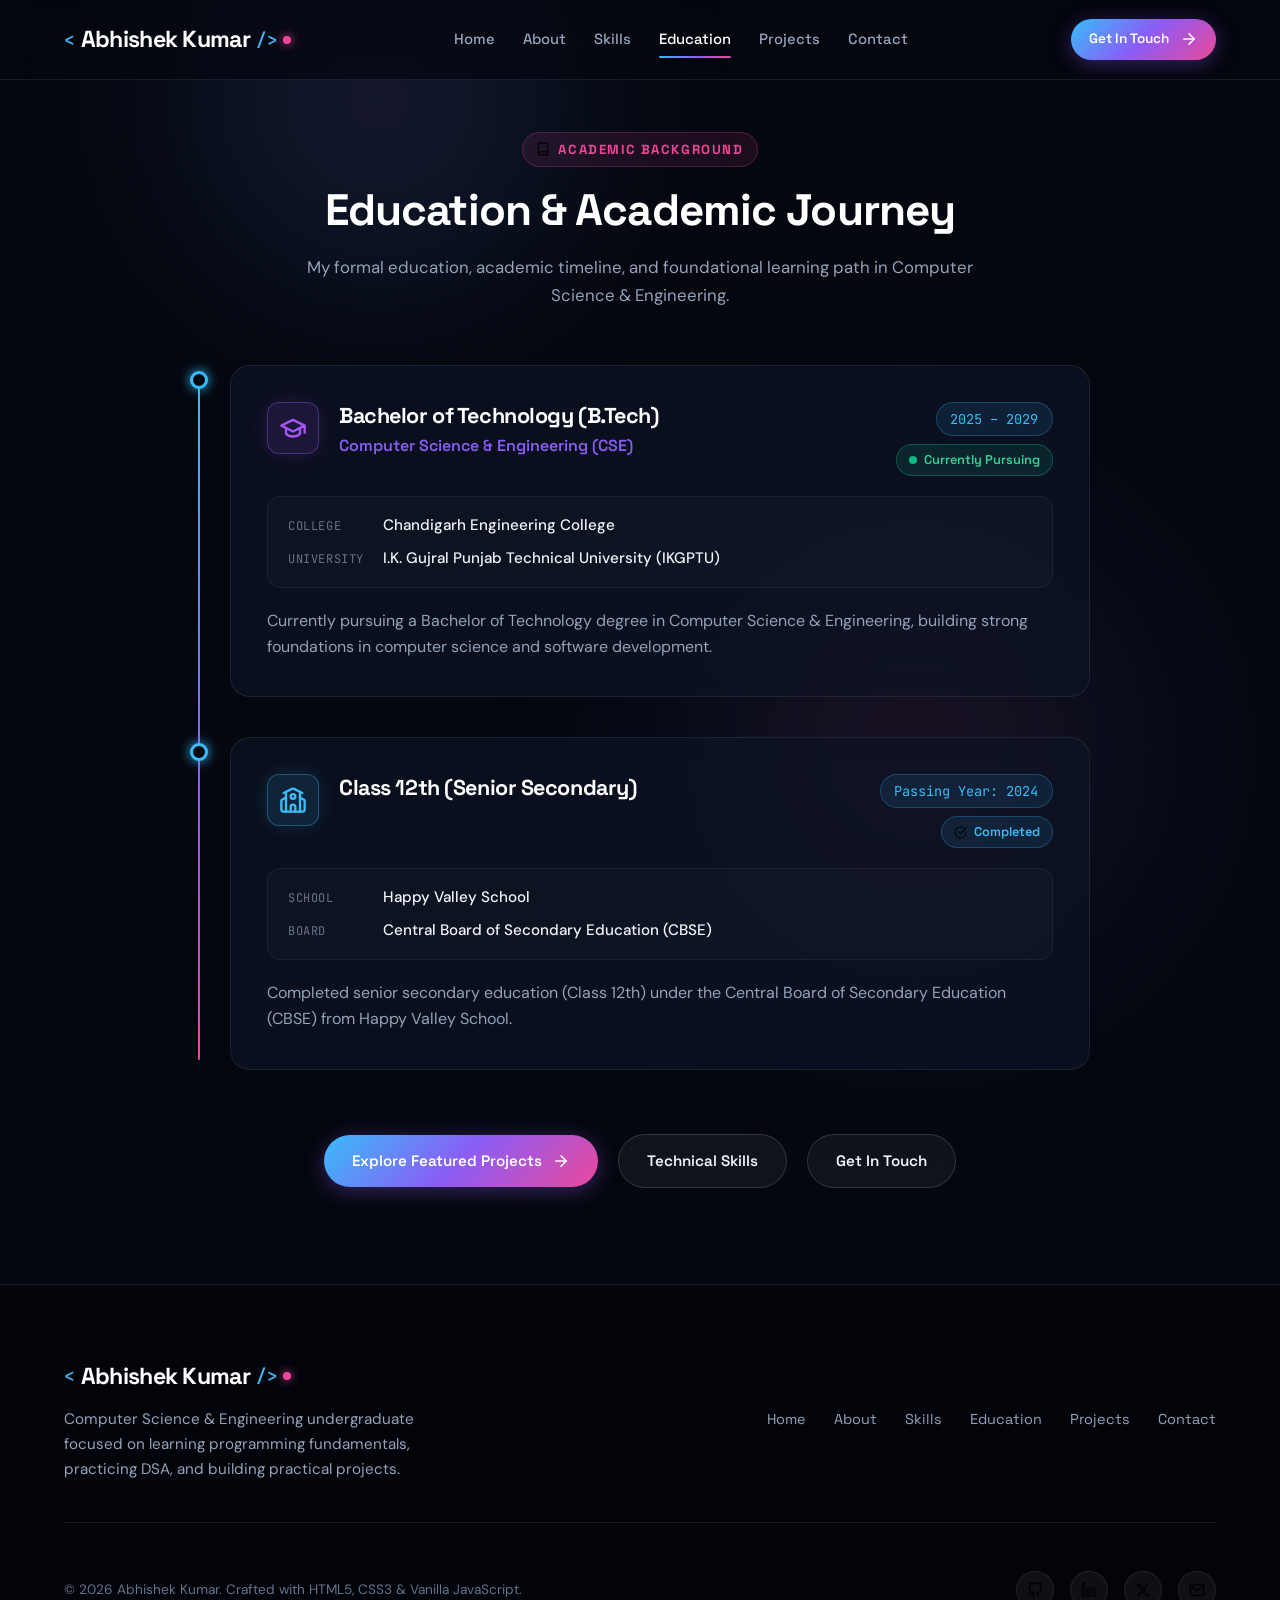
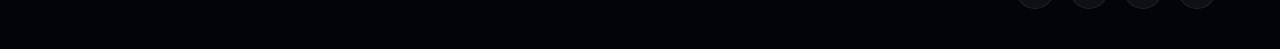
<file: education.html>
<!DOCTYPE html>
<html lang="en">
<head>
  <meta charset="UTF-8">
  <meta name="viewport" content="width=device-width, initial-scale=1.0">
  <title>Education | Abhishek Kumar | Computer Science &amp; Engineering</title>
  
  <!-- SEO Meta Tags -->
  <meta name="description" content="Academic background and education of Abhishek Kumar: B.Tech in CSE at Chandigarh Engineering College (IKGPTU) and Class 12th at Happy Valley School (CBSE).">
  <meta name="keywords" content="Abhishek Kumar, Education, Computer Science, B.Tech CSE, Chandigarh Engineering College, IKGPTU, Happy Valley School, CBSE">
  <meta name="author" content="Abhishek Kumar">
  <meta name="theme-color" content="#05070f">

  <!-- Open Graph / Social Sharing -->
  <meta property="og:type" content="website">
  <meta property="og:title" content="Education | Abhishek Kumar">
  <meta property="og:description" content="Academic qualifications and educational background of Abhishek Kumar, B.Tech CSE student.">
  <meta property="og:image" content="assets/images/avatar.svg">

  <!-- Google Fonts: Space Grotesk, DM Sans & JetBrains Mono -->
  <link rel="preconnect" href="https://fonts.googleapis.com">
  <link rel="preconnect" href="https://fonts.gstatic.com" crossorigin>
  <link href="https://fonts.googleapis.com/css2?family=DM+Sans:ital,opsz,wght@0,9..40,400;0,9..40,500;0,9..40,700;1,9..40,400&family=JetBrains+Mono:wght@400;500;600;700&family=Space+Grotesk:wght@500;600;700;800&display=swap" rel="stylesheet">

  <!-- Stylesheet -->
  <link rel="stylesheet" href="css/style.css">
</head>
<body>

  <!-- ======================================================================
       HEADER & NAVIGATION
       ====================================================================== -->
  <header class="header" id="siteHeader">
    <div class="container header-container">
      <!-- Brand Logo -->
      <a href="index.html" class="brand-logo" aria-label="Abhishek Kumar - Home">
        <span class="brand-code">&lt;</span>Abhishek Kumar<span class="brand-code">/&gt;</span>
        <span class="brand-dot"></span>
      </a>

      <!-- Desktop Navigation Menu -->
      <nav class="nav-desktop" aria-label="Main Navigation">
        <a href="index.html" class="nav-link">Home</a>
        <a href="about.html" class="nav-link">About</a>
        <a href="skills.html" class="nav-link">Skills</a>
        <a href="education.html" class="nav-link active">Education</a>
        <a href="projects.html" class="nav-link">Projects</a>
        <a href="contact.html" class="nav-link">Contact</a>
      </nav>

      <!-- Desktop CTA Action -->
      <div class="nav-actions">
        <a href="contact.html" class="btn btn-primary btn-sm">
          <span>Get In Touch</span>
          <svg class="btn-icon" xmlns="http://www.w3.org/2000/svg" viewBox="0 0 24 24" fill="none" stroke="currentColor" stroke-width="2" stroke-linecap="round" stroke-linejoin="round">
            <line x1="5" y1="12" x2="19" y2="12"></line>
            <polyline points="12 5 19 12 12 19"></polyline>
          </svg>
        </a>

        <!-- Mobile Hamburger Toggle Button -->
        <button class="menu-toggle" aria-label="Toggle navigation menu" aria-expanded="false" aria-controls="mobileDrawer">
          <span class="hamburger-line"></span>
          <span class="hamburger-line"></span>
          <span class="hamburger-line"></span>
        </button>
      </div>
    </div>
  </header>

  <!-- Mobile Navigation Drawer -->
  <div class="drawer-backdrop" id="drawerBackdrop"></div>
  <aside class="mobile-drawer" id="mobileDrawer" aria-label="Mobile Navigation Menu">
    <div>
      <div style="margin-bottom: 2rem;">
        <span class="brand-logo">
          <span class="brand-code">&lt;</span>Abhishek Kumar<span class="brand-code">/&gt;</span>
          <span class="brand-dot"></span>
        </span>
        <p style="font-size: 0.85rem; margin-top: 0.5rem; color: var(--text-faint);">CSE Student &bull; Software Developer</p>
      </div>

      <nav class="mobile-nav-list">
        <a href="index.html" class="mobile-nav-link"><span>01. Home</span> &rarr;</a>
        <a href="about.html" class="mobile-nav-link"><span>02. About Me</span> &rarr;</a>
        <a href="skills.html" class="mobile-nav-link"><span>03. Technical Skills</span> &rarr;</a>
        <a href="education.html" class="mobile-nav-link active"><span>04. Education</span> &rarr;</a>
        <a href="projects.html" class="mobile-nav-link"><span>05. Featured Projects</span> &rarr;</a>
        <a href="contact.html" class="mobile-nav-link"><span>06. Contact</span> &rarr;</a>
      </nav>
    </div>

    <div class="mobile-drawer-footer">
      <a href="contact.html" class="btn btn-primary" style="width: 100%;">
        <span>Let's Connect</span>
      </a>
      <div class="social-links-row" style="justify-content: center;">
        <a href="https://github.com/Abhi-Poddar1423" target="_blank" rel="noopener noreferrer" class="social-icon-btn" aria-label="GitHub Profile">
          <img src="assets/icons/github.svg" alt="" width="18" height="18">
        </a>
        <a href="https://www.linkedin.com/in/abhishek-kumar-2b60b3326" target="_blank" rel="noopener noreferrer" class="social-icon-btn" aria-label="LinkedIn Profile">
          <img src="assets/icons/linkedin.svg" alt="" width="18" height="18">
        </a>
        <a href="https://x.com/AbhiPoddar1423" target="_blank" rel="noopener noreferrer" class="social-icon-btn" aria-label="Twitter / X Profile">
          <img src="assets/icons/x.svg" alt="" width="18" height="18">
        </a>
        <a href="mailto:abhishekpoddar8409224011@gmail.com" class="social-icon-btn" aria-label="Email Abhishek Kumar">
          <img src="assets/icons/mail.svg" alt="" width="18" height="18">
        </a>
      </div>
    </div>
  </aside>

  <main>
    <!-- ====================================================================
         EDUCATION CONTENT SECTION
         ==================================================================== -->
    <section class="section page-wrapper">
      <div class="container">
        <div class="section-header reveal">
          <div class="section-tag pink">
            <img src="assets/icons/book.svg" alt="" width="14" height="14">
            <span>Academic Background</span>
          </div>
          <h1 class="section-title">Education &amp; Academic Journey</h1>
          <p class="section-description">
            My formal education, academic timeline, and foundational learning path in Computer Science &amp; Engineering.
          </p>
        </div>

        <div class="education-container">
          <div class="timeline">
            <!-- Timeline Item 1: Current Education (B.Tech CSE) -->
            <div class="timeline-item reveal">
              <div class="timeline-marker"></div>
              <div class="education-card">
                <div class="edu-header-row">
                  <div class="edu-title-group">
                    <div class="edu-icon-badge purple" title="Undergraduate Degree">
                      <img src="assets/icons/graduation-cap.svg" alt="Graduation Cap Icon" width="28" height="28">
                    </div>
                    <div class="edu-headings">
                      <h2 class="edu-degree">Bachelor of Technology (B.Tech)</h2>
                      <div class="edu-branch">Computer Science &amp; Engineering (CSE)</div>
                    </div>
                  </div>

                  <div class="edu-badges-col">
                    <span class="edu-period">2025 &ndash; 2029</span>
                    <span class="edu-status-badge active">
                      <span class="pulse-dot"></span>
                      <span>Currently Pursuing</span>
                    </span>
                  </div>
                </div>

                <!-- Academic Metadata -->
                <div class="edu-meta-list">
                  <div class="edu-meta-item">
                    <span class="edu-meta-label">College</span>
                    <span class="edu-meta-val">Chandigarh Engineering College</span>
                  </div>
                  <div class="edu-meta-item">
                    <span class="edu-meta-label">University</span>
                    <span class="edu-meta-val">I.K. Gujral Punjab Technical University (IKGPTU)</span>
                  </div>
                </div>

                <p class="edu-details">
                  Currently pursuing a Bachelor of Technology degree in Computer Science &amp; Engineering, building strong foundations in computer science and software development.
                </p>
              </div>
            </div>

            <!-- Timeline Item 2: Higher Secondary Education (Class 12th) -->
            <div class="timeline-item reveal reveal-delay-1">
              <div class="timeline-marker"></div>
              <div class="education-card">
                <div class="edu-header-row">
                  <div class="edu-title-group">
                    <div class="edu-icon-badge blue" title="Higher Secondary School">
                      <img src="assets/icons/school.svg" alt="School Icon" width="28" height="28">
                    </div>
                    <div class="edu-headings">
                      <h2 class="edu-degree">Class 12th (Senior Secondary)</h2>
                    </div>
                  </div>

                  <div class="edu-badges-col">
                    <span class="edu-period">Passing Year: 2024</span>
                    <span class="edu-status-badge completed">
                      <img src="assets/icons/check-circle.svg" alt="" width="13" height="13">
                      <span>Completed</span>
                    </span>
                  </div>
                </div>

                <!-- Academic Metadata -->
                <div class="edu-meta-list">
                  <div class="edu-meta-item">
                    <span class="edu-meta-label">School</span>
                    <span class="edu-meta-val">Happy Valley School</span>
                  </div>
                  <div class="edu-meta-item">
                    <span class="edu-meta-label">Board</span>
                    <span class="edu-meta-val">Central Board of Secondary Education (CBSE)</span>
                  </div>
                </div>

                <p class="edu-details">
                  Completed senior secondary education (Class 12th) under the Central Board of Secondary Education (CBSE) from Happy Valley School.
                </p>
              </div>
            </div>
          </div>
        </div>

        <!-- Multi-page Navigation Call to Action -->
        <div class="page-cta-strip reveal">
          <a href="projects.html" class="btn btn-primary">
            <span>Explore Featured Projects</span>
            <svg class="btn-icon" xmlns="http://www.w3.org/2000/svg" viewBox="0 0 24 24" fill="none" stroke="currentColor" stroke-width="2" stroke-linecap="round" stroke-linejoin="round">
              <line x1="5" y1="12" x2="19" y2="12"></line>
              <polyline points="12 5 19 12 12 19"></polyline>
            </svg>
          </a>
          <a href="skills.html" class="btn btn-secondary">
            <span>Technical Skills</span>
          </a>
          <a href="contact.html" class="btn btn-secondary">
            <span>Get In Touch</span>
          </a>
        </div>
      </div>
    </section>
  </main>

  <!-- ======================================================================
       FOOTER
       ====================================================================== -->
  <footer class="footer">
    <div class="container">
      <div class="footer-top">
        <div class="footer-brand">
          <a href="index.html" class="brand-logo" aria-label="Abhishek Kumar Home">
            <span class="brand-code">&lt;</span>Abhishek Kumar<span class="brand-code">/&gt;</span>
            <span class="brand-dot"></span>
          </a>
          <p class="footer-tagline">
            Computer Science &amp; Engineering undergraduate focused on learning programming fundamentals, practicing DSA, and building practical projects.
          </p>
        </div>

        <nav class="footer-nav" aria-label="Footer Navigation">
          <a href="index.html">Home</a>
          <a href="about.html">About</a>
          <a href="skills.html">Skills</a>
          <a href="education.html">Education</a>
          <a href="projects.html">Projects</a>
          <a href="contact.html">Contact</a>
        </nav>
      </div>

      <div class="footer-bottom">
        <div>
          &copy; 2026 Abhishek Kumar. Crafted with HTML5, CSS3 &amp; Vanilla JavaScript.
        </div>

        <div class="social-links-row">
          <a href="https://github.com/Abhi-Poddar1423" target="_blank" rel="noopener noreferrer" class="social-icon-btn" aria-label="GitHub Profile">
            <img src="assets/icons/github.svg" alt="" width="16" height="16">
          </a>
          <a href="https://www.linkedin.com/in/abhishek-kumar-2b60b3326" target="_blank" rel="noopener noreferrer" class="social-icon-btn" aria-label="LinkedIn Profile">
            <img src="assets/icons/linkedin.svg" alt="" width="16" height="16">
          </a>
          <a href="https://x.com/AbhiPoddar1423" target="_blank" rel="noopener noreferrer" class="social-icon-btn" aria-label="Twitter / X Profile">
            <img src="assets/icons/x.svg" alt="" width="16" height="16">
          </a>
          <a href="mailto:abhishekpoddar8409224011@gmail.com" class="social-icon-btn" aria-label="Email Abhishek Kumar">
            <img src="assets/icons/mail.svg" alt="" width="16" height="16">
          </a>
        </div>
      </div>
    </div>
  </footer>

  <!-- ======================================================================
       BACK TO TOP FLOATING BUTTON
       ====================================================================== -->
  <button class="back-to-top" id="backToTopBtn" aria-label="Scroll back to top of page" title="Back to top">
    <img src="assets/icons/arrow-up.svg" alt="" width="20" height="20">
  </button>

  <!-- Scripts -->
  <script src="js/script.js"></script>
</body>
</html>
</file>
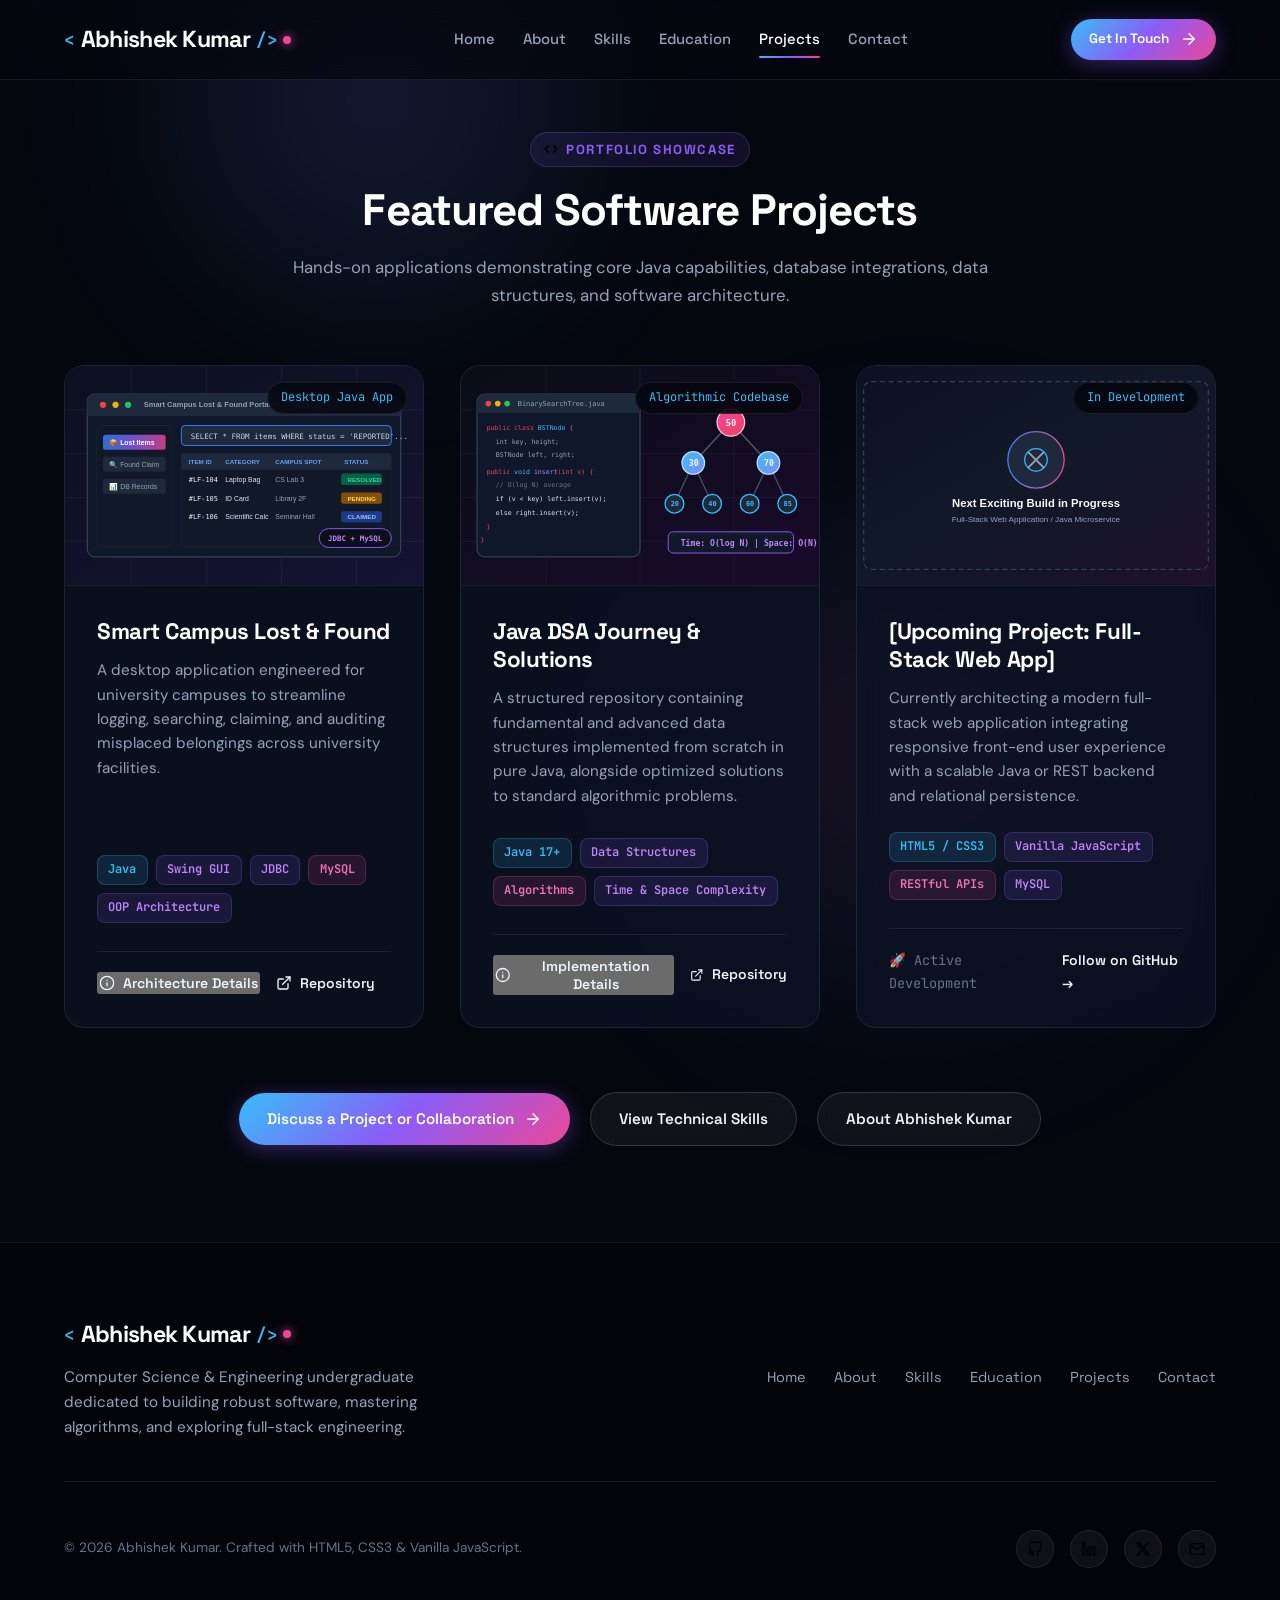
<file: projects.html>
<!DOCTYPE html>
<html lang="en">
<head>
  <meta charset="UTF-8">
  <meta name="viewport" content="width=device-width, initial-scale=1.0">
  <title>Projects | Abhishek Kumar | Software &amp; Java Developer</title>
  
  <!-- SEO Meta Tags -->
  <meta name="description" content="Featured software development projects by Abhishek Kumar: Smart Campus Lost &amp; Found (Java Swing, JDBC, MySQL) and Java DSA Journey.">
  <meta name="keywords" content="Abhishek Kumar, Projects, Java, Swing, JDBC, MySQL, DSA, Algorithms, Portfolio">
  <meta name="author" content="Abhishek Kumar">
  <meta name="theme-color" content="#05070f">

  <!-- Open Graph / Social Sharing -->
  <meta property="og:type" content="website">
  <meta property="og:title" content="Featured Projects | Abhishek Kumar">
  <meta property="og:description" content="Software projects engineered with clean architecture, database connectivity, and data structures.">
  <meta property="og:image" content="assets/images/avatar.svg">

  <!-- Google Fonts: Space Grotesk, DM Sans & JetBrains Mono -->
  <link rel="preconnect" href="https://fonts.googleapis.com">
  <link rel="preconnect" href="https://fonts.gstatic.com" crossorigin>
  <link href="https://fonts.googleapis.com/css2?family=DM+Sans:ital,opsz,wght@0,9..40,400;0,9..40,500;0,9..40,700;1,9..40,400&family=JetBrains+Mono:wght@400;500;600;700&family=Space+Grotesk:wght@500;600;700;800&display=swap" rel="stylesheet">

  <!-- Stylesheet -->
  <link rel="stylesheet" href="css/style.css">
</head>
<body>

  <!-- ======================================================================
       HEADER & NAVIGATION
       ====================================================================== -->
  <header class="header" id="siteHeader">
    <div class="container header-container">
      <!-- Brand Logo -->
      <a href="index.html" class="brand-logo" aria-label="Abhishek Kumar - Home">
        <span class="brand-code">&lt;</span>Abhishek Kumar<span class="brand-code">/&gt;</span>
        <span class="brand-dot"></span>
      </a>

      <!-- Desktop Navigation Menu -->
      <nav class="nav-desktop" aria-label="Main Navigation">
        <a href="index.html" class="nav-link">Home</a>
        <a href="about.html" class="nav-link">About</a>
        <a href="skills.html" class="nav-link">Skills</a>
        <a href="education.html" class="nav-link">Education</a>
        <a href="projects.html" class="nav-link active">Projects</a>
        <a href="contact.html" class="nav-link">Contact</a>
      </nav>

      <!-- Desktop CTA Action -->
      <div class="nav-actions">
        <a href="contact.html" class="btn btn-primary btn-sm">
          <span>Get In Touch</span>
          <svg class="btn-icon" xmlns="http://www.w3.org/2000/svg" viewBox="0 0 24 24" fill="none" stroke="currentColor" stroke-width="2" stroke-linecap="round" stroke-linejoin="round">
            <line x1="5" y1="12" x2="19" y2="12"></line>
            <polyline points="12 5 19 12 12 19"></polyline>
          </svg>
        </a>

        <!-- Mobile Hamburger Toggle Button -->
        <button class="menu-toggle" aria-label="Toggle navigation menu" aria-expanded="false" aria-controls="mobileDrawer">
          <span class="hamburger-line"></span>
          <span class="hamburger-line"></span>
          <span class="hamburger-line"></span>
        </button>
      </div>
    </div>
  </header>

  <!-- Mobile Navigation Drawer -->
  <div class="drawer-backdrop" id="drawerBackdrop"></div>
  <aside class="mobile-drawer" id="mobileDrawer" aria-label="Mobile Navigation Menu">
    <div>
      <div style="margin-bottom: 2rem;">
        <span class="brand-logo">
          <span class="brand-code">&lt;</span>Abhishek Kumar<span class="brand-code">/&gt;</span>
          <span class="brand-dot"></span>
        </span>
        <p style="font-size: 0.85rem; margin-top: 0.5rem; color: var(--text-faint);">CSE Student &bull; Software Developer</p>
      </div>

      <nav class="mobile-nav-list">
        <a href="index.html" class="mobile-nav-link"><span>01. Home</span> &rarr;</a>
        <a href="about.html" class="mobile-nav-link"><span>02. About Me</span> &rarr;</a>
        <a href="skills.html" class="mobile-nav-link"><span>03. Technical Skills</span> &rarr;</a>
        <a href="education.html" class="mobile-nav-link"><span>04. Education</span> &rarr;</a>
        <a href="projects.html" class="mobile-nav-link active"><span>05. Featured Projects</span> &rarr;</a>
        <a href="contact.html" class="mobile-nav-link"><span>06. Contact</span> &rarr;</a>
      </nav>
    </div>

    <div class="mobile-drawer-footer">
      <a href="contact.html" class="btn btn-primary" style="width: 100%;">
        <span>Let's Connect</span>
      </a>
      <div class="social-links-row" style="justify-content: center;">
        <a href="https://github.com/Abhi-Poddar1423" target="_blank" rel="noopener noreferrer" class="social-icon-btn" aria-label="GitHub Profile">
          <img src="assets/icons/github.svg" alt="" width="18" height="18">
        </a>
        <a href="https://www.linkedin.com/in/abhishek-kumar-2b60b3326" target="_blank" rel="noopener noreferrer" class="social-icon-btn" aria-label="LinkedIn Profile">
          <img src="assets/icons/linkedin.svg" alt="" width="18" height="18">
        </a>
        <a href="https://x.com/AbhiPoddar1423" target="_blank" rel="noopener noreferrer" class="social-icon-btn" aria-label="Twitter / X Profile">
          <img src="assets/icons/x.svg" alt="" width="18" height="18">
        </a>
        <a href="mailto:abhishekpoddar8409224011@gmail.com" class="social-icon-btn" aria-label="Email Abhishek Kumar">
          <img src="assets/icons/mail.svg" alt="" width="18" height="18">
        </a>
      </div>
    </div>
  </aside>

  <main>
    <!-- ====================================================================
         FEATURED PROJECTS CONTENT SECTION
         ==================================================================== -->
    <section class="section page-wrapper">
      <div class="container">
        <div class="section-header reveal">
          <div class="section-tag purple">
            <img src="assets/icons/code.svg" alt="" width="14" height="14">
            <span>Portfolio Showcase</span>
          </div>
          <h1 class="section-title">Featured Software Projects</h1>
          <p class="section-description">
            Hands-on applications demonstrating core Java capabilities, database integrations, data structures, and software architecture.
          </p>
        </div>

        <div class="projects-grid">
          <!-- Project 1: Smart Campus Lost & Found System -->
          <article class="project-card reveal">
            <div class="project-media">
              <img src="assets/images/project-lost-found.svg" alt="Smart Campus Lost &amp; Found GUI Project Preview" width="600" height="350" loading="lazy">
              <div class="project-badge-overlay">Desktop Java App</div>
            </div>

            <div class="project-body">
              <h2 class="project-title" style="font-size: 1.4rem;">Smart Campus Lost &amp; Found</h2>
              <p class="project-summary">
                A desktop application engineered for university campuses to streamline logging, searching, claiming, and auditing misplaced belongings across university facilities.
              </p>

              <div class="project-tech-tags">
                <span class="tech-tag blue">Java</span>
                <span class="tech-tag purple">Swing GUI</span>
                <span class="tech-tag">JDBC</span>
                <span class="tech-tag pink">MySQL</span>
                <span class="tech-tag">OOP Architecture</span>
              </div>

              <div class="project-links">
                <button class="project-link-btn open-modal-btn" data-project="lostfound">
                  <svg xmlns="http://www.w3.org/2000/svg" width="16" height="16" viewBox="0 0 24 24" fill="none" stroke="currentColor" stroke-width="2" stroke-linecap="round" stroke-linejoin="round">
                    <circle cx="12" cy="12" r="10"></circle>
                    <line x1="12" y1="16" x2="12" y2="12"></line>
                    <line x1="12" y1="8" x2="12.01" y2="8"></line>
                  </svg>
                  <span>Architecture Details</span>
                </button>

                <a href="https://github.com/Abhi-Poddar1423/smart-campus-lost-found" target="_blank" rel="noopener noreferrer" class="project-link-btn" title="View Source on GitHub">
                  <svg xmlns="http://www.w3.org/2000/svg" width="16" height="16" viewBox="0 0 24 24" fill="none" stroke="currentColor" stroke-width="2" stroke-linecap="round" stroke-linejoin="round">
                    <path d="M18 13v6a2 2 0 0 1-2 2H5a2 2 0 0 1-2-2V8a2 2 0 0 1 2-2h6"></path>
                    <polyline points="15 3 21 3 21 9"></polyline>
                    <line x1="10" y1="14" x2="21" y2="3"></line>
                  </svg>
                  <span>Repository</span>
                </a>
              </div>
            </div>
          </article>

          <!-- Project 2: Java DSA Journey & Algorithms -->
          <article class="project-card reveal reveal-delay-1">
            <div class="project-media">
              <img src="assets/images/project-dsa.svg" alt="Java Data Structures &amp; Algorithms Project Preview" width="600" height="350" loading="lazy">
              <div class="project-badge-overlay">Algorithmic Codebase</div>
            </div>

            <div class="project-body">
              <h2 class="project-title" style="font-size: 1.4rem;">Java DSA Journey &amp; Solutions</h2>
              <p class="project-summary">
                A structured repository containing fundamental and advanced data structures implemented from scratch in pure Java, alongside optimized solutions to standard algorithmic problems.
              </p>

              <div class="project-tech-tags">
                <span class="tech-tag blue">Java 17+</span>
                <span class="tech-tag purple">Data Structures</span>
                <span class="tech-tag pink">Algorithms</span>
                <span class="tech-tag">Time &amp; Space Complexity</span>
              </div>

              <div class="project-links">
                <button class="project-link-btn open-modal-btn" data-project="dsa">
                  <svg xmlns="http://www.w3.org/2000/svg" width="16" height="16" viewBox="0 0 24 24" fill="none" stroke="currentColor" stroke-width="2" stroke-linecap="round" stroke-linejoin="round">
                    <circle cx="12" cy="12" r="10"></circle>
                    <line x1="12" y1="16" x2="12" y2="12"></line>
                    <line x1="12" y1="8" x2="12.01" y2="8"></line>
                  </svg>
                  <span>Implementation Details</span>
                </button>

                <a href="https://github.com/Abhi-Poddar1423/java-dsa-journey" target="_blank" rel="noopener noreferrer" class="project-link-btn" title="View Source on GitHub">
                  <svg xmlns="http://www.w3.org/2000/svg" width="16" height="16" viewBox="0 0 24 24" fill="none" stroke="currentColor" stroke-width="2" stroke-linecap="round" stroke-linejoin="round">
                    <path d="M18 13v6a2 2 0 0 1-2 2H5a2 2 0 0 1-2-2V8a2 2 0 0 1 2-2h6"></path>
                    <polyline points="15 3 21 3 21 9"></polyline>
                    <line x1="10" y1="14" x2="21" y2="3"></line>
                  </svg>
                  <span>Repository</span>
                </a>
              </div>
            </div>
          </article>

          <!-- Project 3: Next Full-Stack Project Slot -->
          <article class="project-card reveal reveal-delay-2">
            <div class="project-media">
              <img src="assets/images/project-placeholder.svg" alt="Upcoming Web Application Project Preview" width="600" height="350" loading="lazy">
              <div class="project-badge-overlay">In Development</div>
            </div>

            <div class="project-body">
              <h2 class="project-title" style="font-size: 1.4rem;">[Upcoming Project: Full-Stack Web App]</h2>
              <p class="project-summary">
                Currently architecting a modern full-stack web application integrating responsive front-end user experience with a scalable Java or REST backend and relational persistence.
              </p>

              <div class="project-tech-tags">
                <span class="tech-tag blue">HTML5 / CSS3</span>
                <span class="tech-tag purple">Vanilla JavaScript</span>
                <span class="tech-tag pink">RESTful APIs</span>
                <span class="tech-tag">MySQL</span>
              </div>

              <div class="project-links">
                <span style="font-size: 0.85rem; color: var(--text-faint); font-family: var(--font-mono);">
                  🚀 Active Development
                </span>
                <a href="https://github.com/Abhi-Poddar1423" target="_blank" rel="noopener noreferrer" class="project-link-btn" style="margin-left: auto;">
                  <span>Follow on GitHub &rarr;</span>
                </a>
              </div>
            </div>
          </article>
        </div>

        <!-- Multi-page Navigation Call to Action -->
        <div class="page-cta-strip reveal">
          <a href="contact.html" class="btn btn-primary">
            <span>Discuss a Project or Collaboration</span>
            <svg class="btn-icon" xmlns="http://www.w3.org/2000/svg" viewBox="0 0 24 24" fill="none" stroke="currentColor" stroke-width="2" stroke-linecap="round" stroke-linejoin="round">
              <line x1="5" y1="12" x2="19" y2="12"></line>
              <polyline points="12 5 19 12 12 19"></polyline>
            </svg>
          </a>
          <a href="skills.html" class="btn btn-secondary">
            <span>View Technical Skills</span>
          </a>
          <a href="about.html" class="btn btn-secondary">
            <span>About Abhishek Kumar</span>
          </a>
        </div>
      </div>
    </section>
  </main>

  <!-- ======================================================================
       PROJECT DETAILS MODAL DIALOG
       ====================================================================== -->
  <div class="modal-overlay" id="projectModal" role="dialog" aria-modal="true" aria-labelledby="modalTitle">
    <div class="modal-card">
      <button class="modal-close-btn" id="modalCloseBtn" aria-label="Close dialog">
        <svg xmlns="http://www.w3.org/2000/svg" width="18" height="18" viewBox="0 0 24 24" fill="none" stroke="currentColor" stroke-width="2" stroke-linecap="round" stroke-linejoin="round">
          <line x1="18" y1="6" x2="6" y2="18"></line>
          <line x1="6" y1="6" x2="18" y2="18"></line>
        </svg>
      </button>

      <span class="section-tag purple" id="modalBadge" style="margin-bottom: 0.75rem;">Technology</span>
      <h3 class="modal-title" id="modalTitle">Project Title</h3>
      
      <p class="modal-body" id="modalDesc">Detailed description goes here.</p>

      <div style="margin-top: 1.5rem;">
        <h4 style="font-size: 1rem; color: #ffffff; margin-bottom: 0.75rem;">Key Architectural Highlights:</h4>
        <ul class="modal-feature-list" id="modalFeatures">
          <!-- Populated by JavaScript -->
        </ul>
      </div>

      <div style="margin-top: 1.5rem;">
        <h4 style="font-size: 1rem; color: #ffffff; margin-bottom: 0.75rem;">Technologies Employed:</h4>
        <div class="project-tech-tags" id="modalTechTags">
          <!-- Populated by JavaScript -->
        </div>
      </div>
    </div>
  </div>

  <!-- ======================================================================
       FOOTER
       ====================================================================== -->
  <footer class="footer">
    <div class="container">
      <div class="footer-top">
        <div class="footer-brand">
          <a href="index.html" class="brand-logo" aria-label="Abhishek Kumar Home">
            <span class="brand-code">&lt;</span>Abhishek Kumar<span class="brand-code">/&gt;</span>
            <span class="brand-dot"></span>
          </a>
          <p class="footer-tagline">
            Computer Science &amp; Engineering undergraduate dedicated to building robust software, mastering algorithms, and exploring full-stack engineering.
          </p>
        </div>

        <nav class="footer-nav" aria-label="Footer Navigation">
          <a href="index.html">Home</a>
          <a href="about.html">About</a>
          <a href="skills.html">Skills</a>
          <a href="education.html">Education</a>
          <a href="projects.html">Projects</a>
          <a href="contact.html">Contact</a>
        </nav>
      </div>

      <div class="footer-bottom">
        <div>
          &copy; 2026 Abhishek Kumar. Crafted with HTML5, CSS3 &amp; Vanilla JavaScript.
        </div>

        <div class="social-links-row">
          <a href="https://github.com/Abhi-Poddar1423" target="_blank" rel="noopener noreferrer" class="social-icon-btn" aria-label="GitHub Profile">
            <img src="assets/icons/github.svg" alt="" width="16" height="16">
          </a>
          <a href="https://www.linkedin.com/in/abhishek-kumar-2b60b3326" target="_blank" rel="noopener noreferrer" class="social-icon-btn" aria-label="LinkedIn Profile">
            <img src="assets/icons/linkedin.svg" alt="" width="16" height="16">
          </a>
          <a href="https://x.com/AbhiPoddar1423" target="_blank" rel="noopener noreferrer" class="social-icon-btn" aria-label="Twitter / X Profile">
            <img src="assets/icons/x.svg" alt="" width="16" height="16">
          </a>
          <a href="mailto:abhishekpoddar8409224011@gmail.com" class="social-icon-btn" aria-label="Email Abhishek Kumar">
            <img src="assets/icons/mail.svg" alt="" width="16" height="16">
          </a>
        </div>
      </div>
    </div>
  </footer>

  <!-- ======================================================================
       BACK TO TOP FLOATING BUTTON
       ====================================================================== -->
  <button class="back-to-top" id="backToTopBtn" aria-label="Scroll back to top of page" title="Back to top">
    <img src="assets/icons/arrow-up.svg" alt="" width="20" height="20">
  </button>

  <!-- Scripts -->
  <script src="js/script.js"></script>
</body>
</html>
</file>
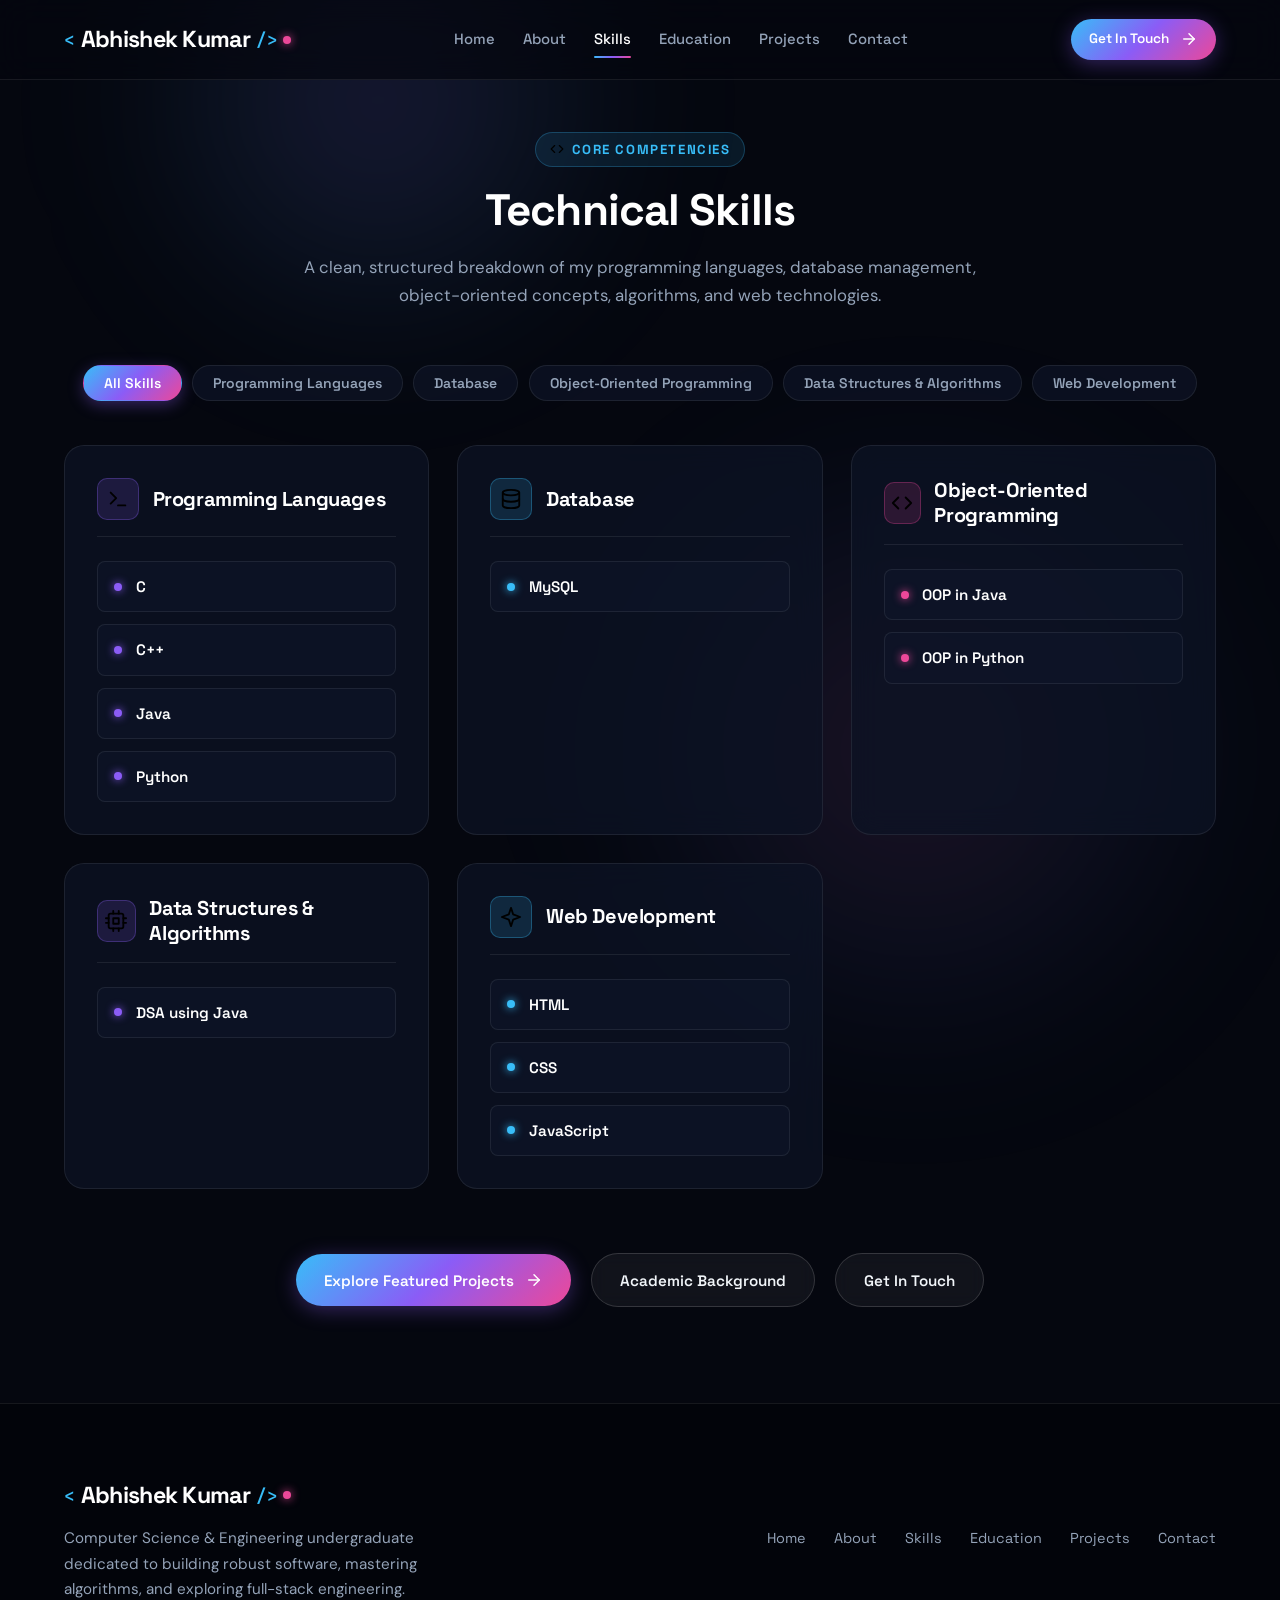
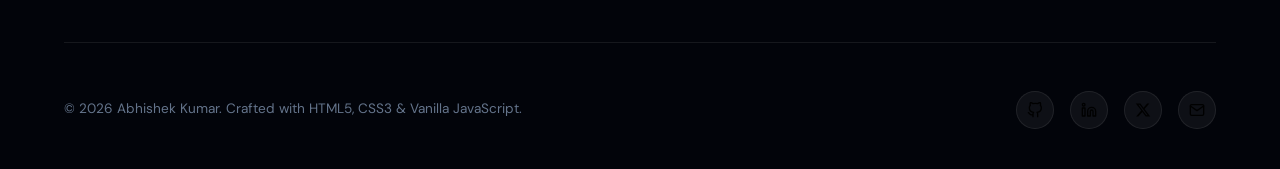
<file: skills.html>
<!DOCTYPE html>
<html lang="en">
<head>
  <meta charset="UTF-8">
  <meta name="viewport" content="width=device-width, initial-scale=1.0">
  <title>Technical Skills | Abhishek Kumar | Software &amp; Java Developer</title>
  
  <!-- SEO Meta Tags -->
  <meta name="description" content="Technical skills and competencies of Abhishek Kumar: Programming Languages (C, C++, Java, Python), MySQL, OOP, DSA, and Web Development.">
  <meta name="keywords" content="Abhishek Kumar, Skills, Java, C, C++, Python, MySQL, DSA, OOP, Web Development">
  <meta name="author" content="Abhishek Kumar">
  <meta name="theme-color" content="#05070f">

  <!-- Open Graph / Social Sharing -->
  <meta property="og:type" content="website">
  <meta property="og:title" content="Technical Skills | Abhishek Kumar">
  <meta property="og:description" content="Clean and verified student competencies in Java, C, C++, Python, MySQL, DSA, OOP, and Web Development.">
  <meta property="og:image" content="assets/images/avatar.svg">

  <!-- Google Fonts: Space Grotesk, DM Sans & JetBrains Mono -->
  <link rel="preconnect" href="https://fonts.googleapis.com">
  <link rel="preconnect" href="https://fonts.gstatic.com" crossorigin>
  <link href="https://fonts.googleapis.com/css2?family=DM+Sans:ital,opsz,wght@0,9..40,400;0,9..40,500;0,9..40,700;1,9..40,400&family=JetBrains+Mono:wght@400;500;600;700&family=Space+Grotesk:wght@500;600;700;800&display=swap" rel="stylesheet">

  <!-- Stylesheet -->
  <link rel="stylesheet" href="css/style.css">
</head>
<body>

  <!-- ======================================================================
       HEADER & NAVIGATION
       ====================================================================== -->
  <header class="header" id="siteHeader">
    <div class="container header-container">
      <!-- Brand Logo -->
      <a href="index.html" class="brand-logo" aria-label="Abhishek Kumar - Home">
        <span class="brand-code">&lt;</span>Abhishek Kumar<span class="brand-code">/&gt;</span>
        <span class="brand-dot"></span>
      </a>

      <!-- Desktop Navigation Menu -->
      <nav class="nav-desktop" aria-label="Main Navigation">
        <a href="index.html" class="nav-link">Home</a>
        <a href="about.html" class="nav-link">About</a>
        <a href="skills.html" class="nav-link active">Skills</a>
        <a href="education.html" class="nav-link">Education</a>
        <a href="projects.html" class="nav-link">Projects</a>
        <a href="contact.html" class="nav-link">Contact</a>
      </nav>

      <!-- Desktop CTA Action -->
      <div class="nav-actions">
        <a href="contact.html" class="btn btn-primary btn-sm">
          <span>Get In Touch</span>
          <svg class="btn-icon" xmlns="http://www.w3.org/2000/svg" viewBox="0 0 24 24" fill="none" stroke="currentColor" stroke-width="2" stroke-linecap="round" stroke-linejoin="round">
            <line x1="5" y1="12" x2="19" y2="12"></line>
            <polyline points="12 5 19 12 12 19"></polyline>
          </svg>
        </a>

        <!-- Mobile Hamburger Toggle Button -->
        <button class="menu-toggle" aria-label="Toggle navigation menu" aria-expanded="false" aria-controls="mobileDrawer">
          <span class="hamburger-line"></span>
          <span class="hamburger-line"></span>
          <span class="hamburger-line"></span>
        </button>
      </div>
    </div>
  </header>

  <!-- Mobile Navigation Drawer -->
  <div class="drawer-backdrop" id="drawerBackdrop"></div>
  <aside class="mobile-drawer" id="mobileDrawer" aria-label="Mobile Navigation Menu">
    <div>
      <div style="margin-bottom: 2rem;">
        <span class="brand-logo">
          <span class="brand-code">&lt;</span>Abhishek Kumar<span class="brand-code">/&gt;</span>
          <span class="brand-dot"></span>
        </span>
        <p style="font-size: 0.85rem; margin-top: 0.5rem; color: var(--text-faint);">CSE Student &bull; Software Developer</p>
      </div>

      <nav class="mobile-nav-list">
        <a href="index.html" class="mobile-nav-link"><span>01. Home</span> &rarr;</a>
        <a href="about.html" class="mobile-nav-link"><span>02. About Me</span> &rarr;</a>
        <a href="skills.html" class="mobile-nav-link active"><span>03. Technical Skills</span> &rarr;</a>
        <a href="education.html" class="mobile-nav-link"><span>04. Education</span> &rarr;</a>
        <a href="projects.html" class="mobile-nav-link"><span>05. Featured Projects</span> &rarr;</a>
        <a href="contact.html" class="mobile-nav-link"><span>06. Contact</span> &rarr;</a>
      </nav>
    </div>

    <div class="mobile-drawer-footer">
      <a href="contact.html" class="btn btn-primary" style="width: 100%;">
        <span>Let's Connect</span>
      </a>
      <div class="social-links-row" style="justify-content: center;">
        <a href="https://github.com/Abhi-Poddar1423" target="_blank" rel="noopener noreferrer" class="social-icon-btn" aria-label="GitHub Profile">
          <img src="assets/icons/github.svg" alt="" width="18" height="18">
        </a>
        <a href="https://www.linkedin.com/in/abhishek-kumar-2b60b3326" target="_blank" rel="noopener noreferrer" class="social-icon-btn" aria-label="LinkedIn Profile">
          <img src="assets/icons/linkedin.svg" alt="" width="18" height="18">
        </a>
        <a href="https://x.com/AbhiPoddar1423" target="_blank" rel="noopener noreferrer" class="social-icon-btn" aria-label="Twitter / X Profile">
          <img src="assets/icons/x.svg" alt="" width="18" height="18">
        </a>
        <a href="mailto:abhishekpoddar8409224011@gmail.com" class="social-icon-btn" aria-label="Email Abhishek Kumar">
          <img src="assets/icons/mail.svg" alt="" width="18" height="18">
        </a>
      </div>
    </div>
  </aside>

  <main>
    <!-- ====================================================================
         TECHNICAL SKILLS CONTENT SECTION
         ==================================================================== -->
    <section class="section page-wrapper">
      <div class="container">
        <div class="section-header reveal">
          <div class="section-tag">
            <img src="assets/icons/code.svg" alt="" width="14" height="14">
            <span>Core Competencies</span>
          </div>
          <h1 class="section-title">Technical Skills</h1>
          <p class="section-description">
            A clean, structured breakdown of my programming languages, database management, object-oriented concepts, algorithms, and web technologies.
          </p>
        </div>

        <!-- Category Filter Buttons -->
        <div class="skills-filter-nav reveal">
          <button class="filter-btn active" data-filter="all">All Skills</button>
          <button class="filter-btn" data-filter="languages">Programming Languages</button>
          <button class="filter-btn" data-filter="database">Database</button>
          <button class="filter-btn" data-filter="oop">Object-Oriented Programming</button>
          <button class="filter-btn" data-filter="dsa">Data Structures &amp; Algorithms</button>
          <button class="filter-btn" data-filter="web">Web Development</button>
        </div>

        <!-- Skills Grid Cards (Only 11 Approved Skills) -->
        <div class="skills-grid">
          <!-- Card 1: Programming Languages -->
          <div class="skill-category-card reveal" data-category="languages">
            <div class="skill-cat-header">
              <div class="skill-cat-icon purple">
                <img src="assets/icons/terminal.svg" alt="" width="22" height="22">
              </div>
              <h2 class="skill-cat-title">Programming Languages</h2>
            </div>
            <div class="skill-items-clean">
              <div class="skill-clean-item">
                <span class="skill-bullet-dot purple"></span>
                <span class="skill-clean-name">C</span>
              </div>
              <div class="skill-clean-item">
                <span class="skill-bullet-dot purple"></span>
                <span class="skill-clean-name">C++</span>
              </div>
              <div class="skill-clean-item">
                <span class="skill-bullet-dot purple"></span>
                <span class="skill-clean-name">Java</span>
              </div>
              <div class="skill-clean-item">
                <span class="skill-bullet-dot purple"></span>
                <span class="skill-clean-name">Python</span>
              </div>
            </div>
          </div>

          <!-- Card 2: Database -->
          <div class="skill-category-card reveal reveal-delay-1" data-category="database">
            <div class="skill-cat-header">
              <div class="skill-cat-icon blue">
                <img src="assets/icons/database.svg" alt="" width="22" height="22">
              </div>
              <h2 class="skill-cat-title">Database</h2>
            </div>
            <div class="skill-items-clean">
              <div class="skill-clean-item">
                <span class="skill-bullet-dot"></span>
                <span class="skill-clean-name">MySQL</span>
              </div>
            </div>
          </div>

          <!-- Card 3: Object-Oriented Programming -->
          <div class="skill-category-card reveal reveal-delay-2" data-category="oop">
            <div class="skill-cat-header">
              <div class="skill-cat-icon pink">
                <img src="assets/icons/code.svg" alt="" width="22" height="22">
              </div>
              <h2 class="skill-cat-title">Object-Oriented Programming</h2>
            </div>
            <div class="skill-items-clean">
              <div class="skill-clean-item">
                <span class="skill-bullet-dot pink"></span>
                <span class="skill-clean-name">OOP in Java</span>
              </div>
              <div class="skill-clean-item">
                <span class="skill-bullet-dot pink"></span>
                <span class="skill-clean-name">OOP in Python</span>
              </div>
            </div>
          </div>

          <!-- Card 4: Data Structures & Algorithms -->
          <div class="skill-category-card reveal reveal-delay-3" data-category="dsa">
            <div class="skill-cat-header">
              <div class="skill-cat-icon purple">
                <img src="assets/icons/cpu.svg" alt="" width="22" height="22">
              </div>
              <h2 class="skill-cat-title">Data Structures &amp; Algorithms</h2>
            </div>
            <div class="skill-items-clean">
              <div class="skill-clean-item">
                <span class="skill-bullet-dot purple"></span>
                <span class="skill-clean-name">DSA using Java</span>
              </div>
            </div>
          </div>

          <!-- Card 5: Web Development -->
          <div class="skill-category-card reveal" data-category="web">
            <div class="skill-cat-header">
              <div class="skill-cat-icon blue">
                <img src="assets/icons/sparkles.svg" alt="" width="22" height="22">
              </div>
              <h2 class="skill-cat-title">Web Development</h2>
            </div>
            <div class="skill-items-clean">
              <div class="skill-clean-item">
                <span class="skill-bullet-dot"></span>
                <span class="skill-clean-name">HTML</span>
              </div>
              <div class="skill-clean-item">
                <span class="skill-bullet-dot"></span>
                <span class="skill-clean-name">CSS</span>
              </div>
              <div class="skill-clean-item">
                <span class="skill-bullet-dot"></span>
                <span class="skill-clean-name">JavaScript</span>
              </div>
            </div>
          </div>
        </div>

        <!-- Multi-page Navigation Call to Action -->
        <div class="page-cta-strip reveal">
          <a href="projects.html" class="btn btn-primary">
            <span>Explore Featured Projects</span>
            <svg class="btn-icon" xmlns="http://www.w3.org/2000/svg" viewBox="0 0 24 24" fill="none" stroke="currentColor" stroke-width="2" stroke-linecap="round" stroke-linejoin="round">
              <line x1="5" y1="12" x2="19" y2="12"></line>
              <polyline points="12 5 19 12 12 19"></polyline>
            </svg>
          </a>
          <a href="education.html" class="btn btn-secondary">
            <span>Academic Background</span>
          </a>
          <a href="contact.html" class="btn btn-secondary">
            <span>Get In Touch</span>
          </a>
        </div>
      </div>
    </section>
  </main>

  <!-- ======================================================================
       FOOTER
       ====================================================================== -->
  <footer class="footer">
    <div class="container">
      <div class="footer-top">
        <div class="footer-brand">
          <a href="index.html" class="brand-logo" aria-label="Abhishek Kumar Home">
            <span class="brand-code">&lt;</span>Abhishek Kumar<span class="brand-code">/&gt;</span>
            <span class="brand-dot"></span>
          </a>
          <p class="footer-tagline">
            Computer Science &amp; Engineering undergraduate dedicated to building robust software, mastering algorithms, and exploring full-stack engineering.
          </p>
        </div>

        <nav class="footer-nav" aria-label="Footer Navigation">
          <a href="index.html">Home</a>
          <a href="about.html">About</a>
          <a href="skills.html">Skills</a>
          <a href="education.html">Education</a>
          <a href="projects.html">Projects</a>
          <a href="contact.html">Contact</a>
        </nav>
      </div>

      <div class="footer-bottom">
        <div>
          &copy; 2026 Abhishek Kumar. Crafted with HTML5, CSS3 &amp; Vanilla JavaScript.
        </div>

        <div class="social-links-row">
          <a href="https://github.com/Abhi-Poddar1423" target="_blank" rel="noopener noreferrer" class="social-icon-btn" aria-label="GitHub Profile">
            <img src="assets/icons/github.svg" alt="" width="16" height="16">
          </a>
          <a href="https://www.linkedin.com/in/abhishek-kumar-2b60b3326" target="_blank" rel="noopener noreferrer" class="social-icon-btn" aria-label="LinkedIn Profile">
            <img src="assets/icons/linkedin.svg" alt="" width="16" height="16">
          </a>
          <a href="https://x.com/AbhiPoddar1423" target="_blank" rel="noopener noreferrer" class="social-icon-btn" aria-label="Twitter / X Profile">
            <img src="assets/icons/x.svg" alt="" width="16" height="16">
          </a>
          <a href="mailto:abhishekpoddar8409224011@gmail.com" class="social-icon-btn" aria-label="Email Abhishek Kumar">
            <img src="assets/icons/mail.svg" alt="" width="16" height="16">
          </a>
        </div>
      </div>
    </div>
  </footer>

  <!-- ======================================================================
       BACK TO TOP FLOATING BUTTON
       ====================================================================== -->
  <button class="back-to-top" id="backToTopBtn" aria-label="Scroll back to top of page" title="Back to top">
    <img src="assets/icons/arrow-up.svg" alt="" width="20" height="20">
  </button>

  <!-- Scripts -->
  <script src="js/script.js"></script>
</body>
</html>
</file>
<file: css/style.css>
/* ==========================================================================
   Developer Portfolio - Abhishek
   Modern Dark Theme | Glassmorphism | Responsive Layouts
   Typography: Space Grotesk (Headings) & DM Sans (Body)
   Gradients: Purple, Electric Blue & Pink
   ========================================================================== */

/* --------------------------------------------------------------------------
   1. CSS Custom Properties / Design Tokens
   -------------------------------------------------------------------------- */
:root {
  /* Colors */
  --bg-primary: #05070f;
  --bg-secondary: #090d1a;
  --bg-card: rgba(13, 19, 36, 0.75);
  --bg-card-hover: rgba(20, 29, 54, 0.85);
  --bg-glass: rgba(15, 23, 42, 0.65);
  --bg-glass-heavy: rgba(8, 12, 24, 0.88);

  --border-subtle: rgba(255, 255, 255, 0.08);
  --border-accent: rgba(139, 92, 246, 0.35);
  --border-blue: rgba(56, 189, 248, 0.35);

  --text-main: #f1f5f9;
  --text-muted: #94a3b8;
  --text-faint: #64748b;
  --text-inverse: #05070f;

  /* Accent Gradients */
  --electric-blue: #38bdf8;
  --primary-blue: #3b82f6;
  --vibrant-purple: #8b5cf6;
  --deep-purple: #a855f7;
  --vivid-pink: #ec4899;
  --rose-pink: #f43f5e;
  --emerald-green: #10b981;

  --grad-primary: linear-gradient(135deg, #38bdf8 0%, #8b5cf6 50%, #ec4899 100%);
  --grad-hover: linear-gradient(135deg, #0284c7 0%, #7c3aed 50%, #db2777 100%);
  --grad-subtle: linear-gradient(135deg, rgba(56, 189, 248, 0.15) 0%, rgba(139, 92, 246, 0.15) 50%, rgba(236, 72, 153, 0.15) 100%);
  --grad-border: linear-gradient(135deg, rgba(56, 189, 248, 0.5), rgba(139, 92, 246, 0.5), rgba(236, 72, 153, 0.5));

  /* Shadows & Glows */
  --glow-blue: 0 0 25px rgba(56, 189, 248, 0.25);
  --glow-purple: 0 0 25px rgba(139, 92, 246, 0.28);
  --glow-pink: 0 0 25px rgba(236, 72, 153, 0.25);
  --shadow-card: 0 10px 30px -10px rgba(0, 0, 0, 0.6);
  --shadow-lg: 0 20px 45px -15px rgba(0, 0, 0, 0.8);

  /* Typography */
  --font-heading: 'Space Grotesk', -apple-system, BlinkMacSystemFont, 'Segoe UI', Roboto, sans-serif;
  --font-body: 'DM Sans', -apple-system, BlinkMacSystemFont, 'Segoe UI', Roboto, sans-serif;
  --font-mono: 'JetBrains Mono', 'Fira Code', 'Courier New', monospace;

  /* Transitions */
  --transition-fast: 0.2s cubic-bezier(0.4, 0, 0.2, 1);
  --transition-normal: 0.3s cubic-bezier(0.4, 0, 0.2, 1);
  --transition-slow: 0.5s cubic-bezier(0.4, 0, 0.2, 1);

  /* Layout */
  --container-max: 1200px;
  --header-height: 80px;
  --radius-sm: 8px;
  --radius-md: 14px;
  --radius-lg: 20px;
  --radius-full: 9999px;
}

/* --------------------------------------------------------------------------
   2. Reset & Base Styles
   -------------------------------------------------------------------------- */
*, *::before, *::after {
  box-sizing: border-box;
  margin: 0;
  padding: 0;
}

html {
  scroll-behavior: smooth;
  scroll-padding-top: calc(var(--header-height) + 20px);
  font-size: 16px;
  color-scheme: dark;
}

body {
  background-color: var(--bg-primary);
  color: var(--text-main);
  font-family: var(--font-body);
  line-height: 1.65;
  overflow-x: hidden;
  position: relative;
  -webkit-font-smoothing: antialiased;
  -moz-osx-font-smoothing: grayscale;
}

/* Ambient Background Light Orbs */
body::before {
  content: '';
  position: fixed;
  top: -150px;
  left: 10%;
  width: 500px;
  height: 500px;
  background: radial-gradient(circle, rgba(139, 92, 246, 0.18) 0%, rgba(56, 189, 248, 0.08) 50%, transparent 70%);
  filter: blur(80px);
  z-index: -1;
  pointer-events: none;
}

body::after {
  content: '';
  position: fixed;
  bottom: -150px;
  right: 5%;
  width: 600px;
  height: 600px;
  background: radial-gradient(circle, rgba(236, 72, 153, 0.14) 0%, rgba(59, 130, 246, 0.08) 50%, transparent 70%);
  filter: blur(90px);
  z-index: -1;
  pointer-events: none;
}

/* Custom Scrollbar */
::-webkit-scrollbar {
  width: 9px;
}
::-webkit-scrollbar-track {
  background: var(--bg-primary);
}
::-webkit-scrollbar-thumb {
  background: #1e293b;
  border-radius: 6px;
  border: 2px solid var(--bg-primary);
}
::-webkit-scrollbar-thumb:hover {
  background: var(--vibrant-purple);
}

/* Selection */
::selection {
  background: rgba(139, 92, 246, 0.35);
  color: #ffffff;
}

/* Typography Helpers */
h1, h2, h3, h4, h5, h6 {
  font-family: var(--font-heading);
  font-weight: 700;
  color: #ffffff;
  line-height: 1.25;
  letter-spacing: -0.02em;
}

p {
  color: var(--text-muted);
  font-size: 1rem;
}

a {
  color: inherit;
  text-decoration: none;
  transition: color var(--transition-fast);
}

ul {
  list-style: none;
}

img, svg {
  display: block;
  max-width: 100%;
}

button, input, textarea {
  font-family: inherit;
  font-size: inherit;
  color: inherit;
}

/* Container */
.container {
  width: 100%;
  max-width: var(--container-max);
  margin-left: auto;
  margin-right: auto;
  padding-left: 1.5rem;
  padding-right: 1.5rem;
}

/* Gradient Text Utility */
.gradient-text {
  background: var(--grad-primary);
  -webkit-background-clip: text;
  -webkit-text-fill-color: transparent;
  background-clip: text;
  display: inline-block;
}

/* Section Common Structure */
.section {
  padding: 6.5rem 0;
  position: relative;
}

/* Multi-Page Common Section Wrapper */
.page-wrapper {
  padding-top: calc(var(--header-height) + 3.25rem);
  padding-bottom: 6rem;
  min-height: calc(100vh - var(--header-height) - 160px);
  position: relative;
}

.page-cta-strip {
  margin-top: 4rem;
  text-align: center;
  display: flex;
  justify-content: center;
  align-items: center;
  gap: 1.25rem;
  flex-wrap: wrap;
}

.section-header {
  text-align: center;
  max-width: 720px;
  margin: 0 auto 3.5rem auto;
}

.section-tag {
  display: inline-flex;
  align-items: center;
  gap: 0.5rem;
  font-family: var(--font-heading);
  font-size: 0.825rem;
  font-weight: 700;
  letter-spacing: 0.12em;
  text-transform: uppercase;
  color: var(--electric-blue);
  background: rgba(56, 189, 248, 0.1);
  border: 1px solid rgba(56, 189, 248, 0.25);
  padding: 0.35rem 0.85rem;
  border-radius: var(--radius-full);
  margin-bottom: 1rem;
}

.section-tag.purple {
  color: var(--vibrant-purple);
  background: rgba(139, 92, 246, 0.1);
  border-color: rgba(139, 92, 246, 0.25);
}

.section-tag.pink {
  color: var(--vivid-pink);
  background: rgba(236, 72, 153, 0.1);
  border-color: rgba(236, 72, 153, 0.25);
}

.section-title {
  font-size: clamp(2rem, 4vw, 2.75rem);
  margin-bottom: 1rem;
}

.section-description {
  font-size: 1.05rem;
  color: var(--text-muted);
}

/* Glass Card */
.glass-card {
  background: var(--bg-card);
  backdrop-filter: blur(14px);
  -webkit-backdrop-filter: blur(14px);
  border: 1px solid var(--border-subtle);
  border-radius: var(--radius-lg);
  padding: 2rem;
  box-shadow: var(--shadow-card);
  transition: transform var(--transition-normal), border-color var(--transition-normal), box-shadow var(--transition-normal);
  position: relative;
  overflow: hidden;
}

.glass-card:hover {
  border-color: var(--border-accent);
  box-shadow: var(--shadow-lg), var(--glow-purple);
  transform: translateY(-4px);
}

/* --------------------------------------------------------------------------
   3. Buttons & Interactive Controls
   -------------------------------------------------------------------------- */
.btn {
  display: inline-flex;
  align-items: center;
  justify-content: center;
  gap: 0.65rem;
  font-family: var(--font-heading);
  font-weight: 600;
  font-size: 0.95rem;
  padding: 0.85rem 1.75rem;
  border-radius: var(--radius-full);
  cursor: pointer;
  border: none;
  transition: all var(--transition-normal);
  white-space: nowrap;
  text-decoration: none;
  position: relative;
  overflow: hidden;
}

.btn-primary {
  background: var(--grad-primary);
  color: #ffffff;
  box-shadow: 0 4px 20px rgba(139, 92, 246, 0.35);
}

.btn-primary:hover {
  background: var(--grad-hover);
  box-shadow: 0 6px 26px rgba(236, 72, 153, 0.45);
  transform: translateY(-2px);
  color: #ffffff;
}

.btn-secondary {
  background: rgba(255, 255, 255, 0.05);
  border: 1px solid rgba(255, 255, 255, 0.15);
  color: var(--text-main);
  backdrop-filter: blur(8px);
}

.btn-secondary:hover {
  background: rgba(255, 255, 255, 0.1);
  border-color: var(--electric-blue);
  color: #ffffff;
  transform: translateY(-2px);
  box-shadow: var(--glow-blue);
}

.btn-sm {
  padding: 0.55rem 1.15rem;
  font-size: 0.85rem;
}

.btn-icon {
  width: 18px;
  height: 18px;
  transition: transform var(--transition-fast);
}

.btn:hover .btn-icon {
  transform: translateX(3px);
}

/* --------------------------------------------------------------------------
   4. Header & Navigation Bar
   -------------------------------------------------------------------------- */
.header {
  position: fixed;
  top: 0;
  left: 0;
  width: 100%;
  height: var(--header-height);
  z-index: 1000;
  background: rgba(5, 7, 15, 0.7);
  backdrop-filter: blur(16px);
  -webkit-backdrop-filter: blur(16px);
  border-bottom: 1px solid var(--border-subtle);
  transition: background-color var(--transition-normal), border-color var(--transition-normal), height var(--transition-normal);
}

.header.scrolled {
  background: rgba(5, 7, 15, 0.92);
  border-bottom-color: rgba(139, 92, 246, 0.2);
  height: 72px;
}

.header-container {
  display: flex;
  align-items: center;
  justify-content: space-between;
  height: 100%;
}

/* Brand Logo */
.brand-logo {
  display: flex;
  align-items: center;
  gap: 0.4rem;
  font-family: var(--font-heading);
  font-weight: 700;
  font-size: 1.45rem;
  letter-spacing: -0.03em;
  color: #ffffff;
}

.brand-dot {
  width: 8px;
  height: 8px;
  background: var(--vivid-pink);
  border-radius: 50%;
  box-shadow: 0 0 10px var(--vivid-pink);
}

.brand-code {
  color: var(--electric-blue);
  font-family: var(--font-mono);
  font-weight: 600;
  font-size: 1.1rem;
}

/* Desktop Navigation */
.nav-desktop {
  display: flex;
  align-items: center;
  gap: 1.75rem;
}

.nav-link {
  font-family: var(--font-heading);
  font-size: 0.925rem;
  font-weight: 500;
  color: var(--text-muted);
  position: relative;
  padding: 0.4rem 0;
  transition: color var(--transition-fast);
}

.nav-link::after {
  content: '';
  position: absolute;
  bottom: 0;
  left: 0;
  width: 0%;
  height: 2px;
  background: var(--grad-primary);
  border-radius: 2px;
  transition: width var(--transition-normal);
}

.nav-link:hover,
.nav-link.active {
  color: #ffffff;
}

.nav-link.active::after,
.nav-link:hover::after {
  width: 100%;
}

.nav-actions {
  display: flex;
  align-items: center;
  gap: 1rem;
}

/* Mobile Hamburger Toggle */
.menu-toggle {
  display: none;
  background: transparent;
  border: none;
  cursor: pointer;
  padding: 0.5rem;
  z-index: 1100;
  position: relative;
}

.hamburger-line {
  display: block;
  width: 24px;
  height: 2px;
  background-color: var(--text-main);
  border-radius: 2px;
  transition: transform var(--transition-normal), opacity var(--transition-fast), background-color var(--transition-normal);
}

.hamburger-line:nth-child(2) {
  margin: 6px 0;
}

.menu-toggle.active .hamburger-line:nth-child(1) {
  transform: translateY(8px) rotate(45deg);
  background-color: var(--vivid-pink);
}

.menu-toggle.active .hamburger-line:nth-child(2) {
  opacity: 0;
}

.menu-toggle.active .hamburger-line:nth-child(3) {
  transform: translateY(-8px) rotate(-45deg);
  background-color: var(--vivid-pink);
}

/* Mobile Drawer */
.mobile-drawer {
  position: fixed;
  top: 0;
  right: -100%;
  width: 100%;
  max-width: 380px;
  height: 100vh;
  background: var(--bg-glass-heavy);
  backdrop-filter: blur(20px);
  -webkit-backdrop-filter: blur(20px);
  border-left: 1px solid var(--border-subtle);
  padding: 6rem 2.25rem 2.5rem 2.25rem;
  display: flex;
  flex-direction: column;
  justify-content: space-between;
  transition: right 0.4s cubic-bezier(0.16, 1, 0.3, 1);
  z-index: 1050;
  box-shadow: -10px 0 35px rgba(0, 0, 0, 0.8);
}

.mobile-drawer.active {
  right: 0;
}

.mobile-nav-list {
  display: flex;
  flex-direction: column;
  gap: 1.25rem;
}

.mobile-nav-link {
  font-family: var(--font-heading);
  font-size: 1.15rem;
  font-weight: 600;
  color: var(--text-muted);
  display: flex;
  align-items: center;
  justify-content: space-between;
  padding: 0.5rem 0;
  border-bottom: 1px solid rgba(255, 255, 255, 0.05);
  transition: color var(--transition-fast), padding-left var(--transition-fast);
}

.mobile-nav-link:hover,
.mobile-nav-link.active {
  color: #ffffff;
  padding-left: 0.5rem;
}

.mobile-nav-link.active {
  color: var(--electric-blue);
}

.mobile-drawer-footer {
  display: flex;
  flex-direction: column;
  gap: 1.25rem;
}

.drawer-backdrop {
  position: fixed;
  top: 0;
  left: 0;
  width: 100vw;
  height: 100vh;
  background: rgba(0, 0, 0, 0.65);
  backdrop-filter: blur(4px);
  z-index: 1040;
  opacity: 0;
  pointer-events: none;
  transition: opacity var(--transition-normal);
}

.drawer-backdrop.active {
  opacity: 1;
  pointer-events: auto;
}

/* --------------------------------------------------------------------------
   5. Hero Section
   -------------------------------------------------------------------------- */
.hero {
  min-height: 100vh;
  padding-top: calc(var(--header-height) + 3rem);
  padding-bottom: 4rem;
  display: flex;
  align-items: center;
  position: relative;
}

.hero-grid {
  display: grid;
  grid-template-columns: 1.15fr 0.85fr;
  align-items: center;
  gap: 3.5rem;
}

/* Hero Content */
.hero-content {
  display: flex;
  flex-direction: column;
  align-items: flex-start;
}

.status-badge {
  display: inline-flex;
  align-items: center;
  gap: 0.5rem;
  font-family: var(--font-heading);
  font-size: 0.825rem;
  font-weight: 600;
  padding: 0.4rem 0.95rem;
  border-radius: var(--radius-full);
  background: rgba(16, 185, 129, 0.1);
  border: 1px solid rgba(16, 185, 129, 0.25);
  color: #34d399;
  margin-bottom: 1.5rem;
}

.pulse-dot {
  width: 8px;
  height: 8px;
  background-color: var(--emerald-green);
  border-radius: 50%;
  box-shadow: 0 0 0 0 rgba(16, 185, 129, 0.7);
  animation: pulse-ring 2s infinite cubic-bezier(0.4, 0, 0.6, 1);
}

@keyframes pulse-ring {
  0% {
    box-shadow: 0 0 0 0 rgba(16, 185, 129, 0.7);
  }
  70% {
    box-shadow: 0 0 0 8px rgba(16, 185, 129, 0);
  }
  100% {
    box-shadow: 0 0 0 0 rgba(16, 185, 129, 0);
  }
}

.hero-title {
  font-size: clamp(2.5rem, 5.2vw, 4.2rem);
  font-weight: 800;
  line-height: 1.1;
  margin-bottom: 1.25rem;
}

.hero-typewriter {
  font-size: clamp(1.2rem, 2.3vw, 1.65rem);
  font-weight: 600;
  color: var(--text-muted);
  min-height: 2.2rem;
  display: flex;
  align-items: center;
  margin-bottom: 1.5rem;
}

.typed-text {
  color: #ffffff;
  border-bottom: 2px solid var(--electric-blue);
  padding-bottom: 2px;
}

.cursor {
  display: inline-block;
  margin-left: 2px;
  color: var(--vivid-pink);
  animation: blink 0.9s infinite;
  font-weight: 300;
}

@keyframes blink {
  0%, 100% { opacity: 1; }
  50% { opacity: 0; }
}

.hero-description {
  font-size: 1.125rem;
  line-height: 1.7;
  max-width: 580px;
  margin-bottom: 2.25rem;
  color: var(--text-muted);
}

.hero-actions {
  display: flex;
  flex-wrap: wrap;
  align-items: center;
  gap: 1rem;
  margin-bottom: 2.5rem;
}

/* Quick Hero Tags */
.hero-stats {
  display: flex;
  flex-wrap: wrap;
  align-items: center;
  gap: 1.75rem;
  padding-top: 1.75rem;
  border-top: 1px solid var(--border-subtle);
  width: 100%;
}

.hero-stat-item {
  display: flex;
  flex-direction: column;
}

.hero-stat-value {
  font-family: var(--font-heading);
  font-size: 1.4rem;
  font-weight: 700;
  color: #ffffff;
}

.hero-stat-label {
  font-size: 0.8rem;
  color: var(--text-faint);
  text-transform: uppercase;
  letter-spacing: 0.05em;
}

/* Hero Visual: Glass Interactive Code Window */
.hero-visual {
  position: relative;
  display: flex;
  justify-content: center;
}

.code-window {
  width: 100%;
  max-width: 480px;
  background: rgba(10, 15, 30, 0.85);
  backdrop-filter: blur(16px);
  -webkit-backdrop-filter: blur(16px);
  border: 1px solid rgba(139, 92, 246, 0.3);
  border-radius: var(--radius-lg);
  box-shadow: var(--shadow-lg), var(--glow-purple);
  overflow: hidden;
  transition: transform var(--transition-normal), border-color var(--transition-normal);
}

.code-window:hover {
  transform: translateY(-6px);
  border-color: rgba(236, 72, 153, 0.4);
}

.code-window-header {
  display: flex;
  align-items: center;
  justify-content: space-between;
  background: rgba(15, 23, 42, 0.8);
  padding: 0.75rem 1.25rem;
  border-bottom: 1px solid var(--border-subtle);
}

.window-dots {
  display: flex;
  gap: 0.45rem;
}

.dot {
  width: 11px;
  height: 11px;
  border-radius: 50%;
}
.dot.red { background: #ef4444; }
.dot.yellow { background: #f59e0b; }
.dot.green { background: #10b981; }

.window-title {
  font-family: var(--font-mono);
  font-size: 0.8rem;
  color: var(--text-muted);
}

.copy-btn {
  background: transparent;
  border: none;
  color: var(--text-muted);
  cursor: pointer;
  padding: 0.25rem;
  display: flex;
  align-items: center;
  transition: color var(--transition-fast);
}

.copy-btn:hover {
  color: var(--electric-blue);
}

.code-content {
  padding: 1.25rem 1.5rem;
  font-family: var(--font-mono);
  font-size: 0.875rem;
  line-height: 1.65;
  overflow-x: auto;
}

.code-content pre {
  margin: 0;
}

.token-keyword { color: #f43f5e; font-weight: 600; }
.token-class { color: #38bdf8; font-weight: 600; }
.token-string { color: #34d399; }
.token-type { color: #c084fc; }
.token-method { color: #60a5fa; }
.token-comment { color: #64748b; font-style: italic; }
.token-var { color: #f8fafc; }

.code-window-footer {
  display: flex;
  align-items: center;
  justify-content: space-between;
  padding: 0.6rem 1.25rem;
  background: rgba(8, 12, 24, 0.9);
  border-top: 1px solid var(--border-subtle);
  font-family: var(--font-mono);
  font-size: 0.75rem;
  color: var(--text-faint);
}

.status-indicator {
  display: flex;
  align-items: center;
  gap: 0.4rem;
}

.status-dot-sm {
  width: 7px;
  height: 7px;
  background: var(--emerald-green);
  border-radius: 50%;
}

/* Floating Glass Badges around Code Window */
.floating-badge {
  position: absolute;
  background: var(--bg-card);
  backdrop-filter: blur(12px);
  border: 1px solid var(--border-accent);
  border-radius: var(--radius-md);
  padding: 0.6rem 1rem;
  display: flex;
  align-items: center;
  gap: 0.6rem;
  box-shadow: var(--shadow-card);
  animation: float 4s ease-in-out infinite;
  z-index: 2;
}

.floating-badge.badge-1 {
  top: -20px;
  left: -20px;
  border-color: rgba(56, 189, 248, 0.4);
}

.floating-badge.badge-2 {
  bottom: -20px;
  right: -15px;
  animation-delay: 2s;
  border-color: rgba(236, 72, 153, 0.4);
}

@keyframes float {
  0%, 100% { transform: translateY(0); }
  50% { transform: translateY(-8px); }
}

.badge-icon {
  width: 20px;
  height: 20px;
}

.badge-text {
  font-family: var(--font-heading);
  font-size: 0.8rem;
  font-weight: 700;
  color: #ffffff;
}

/* --------------------------------------------------------------------------
   6. About Me Section
   -------------------------------------------------------------------------- */
.about-grid {
  display: grid;
  grid-template-columns: 0.9fr 1.1fr;
  gap: 3.5rem;
  align-items: center;
}

.about-visual {
  position: relative;
  display: flex;
  justify-content: center;
}

.avatar-wrapper {
  position: relative;
  width: 320px;
  height: 320px;
  border-radius: var(--radius-lg);
  overflow: hidden;
  border: 2px solid rgba(139, 92, 246, 0.4);
  box-shadow: var(--shadow-lg), var(--glow-purple);
}

.avatar-img {
  width: 100%;
  height: 100%;
  object-fit: cover;
}

.about-content {
  display: flex;
  flex-direction: column;
  gap: 1.5rem;
}

.about-bio {
  font-size: 1.075rem;
  line-height: 1.75;
  color: var(--text-muted);
}

.about-bio strong {
  color: #ffffff;
  font-weight: 600;
}

/* Pillars Grid */
.pillars-grid {
  display: grid;
  grid-template-columns: repeat(2, 1fr);
  gap: 1.25rem;
  margin-top: 1rem;
}

.pillar-card {
  background: rgba(15, 23, 42, 0.5);
  border: 1px solid var(--border-subtle);
  border-radius: var(--radius-md);
  padding: 1.25rem;
  display: flex;
  flex-direction: column;
  gap: 0.5rem;
  transition: all var(--transition-normal);
}

.pillar-card:hover {
  background: rgba(20, 29, 54, 0.7);
  border-color: var(--electric-blue);
  transform: translateY(-3px);
}

.pillar-icon-box {
  width: 38px;
  height: 38px;
  border-radius: 8px;
  background: rgba(56, 189, 248, 0.12);
  border: 1px solid rgba(56, 189, 248, 0.25);
  display: flex;
  align-items: center;
  justify-content: center;
  color: var(--electric-blue);
  margin-bottom: 0.25rem;
}

.pillar-icon-box.purple {
  background: rgba(139, 92, 246, 0.12);
  border-color: rgba(139, 92, 246, 0.25);
  color: var(--vibrant-purple);
}

.pillar-icon-box.pink {
  background: rgba(236, 72, 153, 0.12);
  border-color: rgba(236, 72, 153, 0.25);
  color: var(--vivid-pink);
}

.pillar-title {
  font-family: var(--font-heading);
  font-size: 1rem;
  font-weight: 700;
  color: #ffffff;
}

.pillar-desc {
  font-size: 0.85rem;
  color: var(--text-muted);
  line-height: 1.5;
}

/* --------------------------------------------------------------------------
   7. Technical Skills Section
   -------------------------------------------------------------------------- */
.skills-filter-nav {
  display: flex;
  justify-content: center;
  flex-wrap: wrap;
  gap: 0.65rem;
  margin-bottom: 2.75rem;
}

.filter-btn {
  background: rgba(15, 23, 42, 0.6);
  border: 1px solid var(--border-subtle);
  color: var(--text-muted);
  padding: 0.5rem 1.25rem;
  border-radius: var(--radius-full);
  font-family: var(--font-heading);
  font-size: 0.875rem;
  font-weight: 600;
  cursor: pointer;
  transition: all var(--transition-fast);
}

.filter-btn:hover {
  color: #ffffff;
  border-color: var(--electric-blue);
}

.filter-btn.active {
  background: var(--grad-primary);
  border-color: transparent;
  color: #ffffff;
  box-shadow: 0 4px 15px rgba(139, 92, 246, 0.35);
}

.skills-grid {
  display: grid;
  grid-template-columns: repeat(auto-fit, minmax(280px, 1fr));
  gap: 1.75rem;
}

.skill-category-card {
  background: var(--bg-card);
  backdrop-filter: blur(14px);
  border: 1px solid var(--border-subtle);
  border-radius: var(--radius-lg);
  padding: 2rem;
  transition: all var(--transition-normal);
  display: flex;
  flex-direction: column;
}

.skill-category-card:hover {
  border-color: var(--border-accent);
  transform: translateY(-4px);
  box-shadow: var(--shadow-card), var(--glow-purple);
}

.skill-cat-header {
  display: flex;
  align-items: center;
  gap: 0.85rem;
  margin-bottom: 1.5rem;
  padding-bottom: 1rem;
  border-bottom: 1px solid var(--border-subtle);
}

.skill-cat-icon {
  width: 42px;
  height: 42px;
  border-radius: 10px;
  display: flex;
  align-items: center;
  justify-content: center;
  background: rgba(139, 92, 246, 0.15);
  border: 1px solid rgba(139, 92, 246, 0.3);
  color: var(--vibrant-purple);
}

.skill-cat-icon.blue {
  background: rgba(56, 189, 248, 0.15);
  border-color: rgba(56, 189, 248, 0.3);
  color: var(--electric-blue);
}

.skill-cat-icon.pink {
  background: rgba(236, 72, 153, 0.15);
  border-color: rgba(236, 72, 153, 0.3);
  color: var(--vivid-pink);
}

.skill-cat-title {
  font-size: 1.25rem;
  color: #ffffff;
}

.skill-items-clean {
  display: flex;
  flex-direction: column;
  gap: 0.75rem;
}

.skill-clean-item {
  display: flex;
  align-items: center;
  gap: 0.85rem;
  padding: 0.75rem 1rem;
  background: rgba(15, 23, 42, 0.55);
  border: 1px solid var(--border-subtle);
  border-radius: var(--radius-sm);
  transition: all var(--transition-fast);
}

.skill-clean-item:hover {
  background: rgba(20, 29, 54, 0.8);
  border-color: var(--border-accent);
  transform: translateX(4px);
}

.skill-bullet-dot {
  width: 8px;
  height: 8px;
  border-radius: 50%;
  background: var(--electric-blue);
  box-shadow: 0 0 8px var(--electric-blue);
  flex-shrink: 0;
}

.skill-bullet-dot.purple {
  background: var(--vibrant-purple);
  box-shadow: 0 0 8px var(--vibrant-purple);
}

.skill-bullet-dot.pink {
  background: var(--vivid-pink);
  box-shadow: 0 0 8px var(--vivid-pink);
}

.skill-bullet-dot.emerald {
  background: var(--emerald-green);
  box-shadow: 0 0 8px var(--emerald-green);
}

.skill-clean-name {
  font-family: var(--font-heading);
  font-size: 0.95rem;
  font-weight: 600;
  color: #ffffff;
}

/* --------------------------------------------------------------------------
   8. Education Section
   -------------------------------------------------------------------------- */
.education-container {
  max-width: 900px;
  margin: 0 auto;
}

.timeline {
  position: relative;
  padding-left: 2.5rem;
}

.timeline::before {
  content: '';
  position: absolute;
  top: 10px;
  bottom: 10px;
  left: 8px;
  width: 2px;
  background: linear-gradient(180deg, var(--electric-blue) 0%, var(--vibrant-purple) 60%, var(--vivid-pink) 100%);
  border-radius: 2px;
}

.timeline-item {
  position: relative;
  margin-bottom: 2.5rem;
}

.timeline-item:last-child {
  margin-bottom: 0;
}

.timeline-marker {
  position: absolute;
  top: 6px;
  left: -2.5rem;
  width: 18px;
  height: 18px;
  border-radius: 50%;
  background: var(--bg-primary);
  border: 3px solid var(--electric-blue);
  box-shadow: 0 0 12px var(--electric-blue);
}

.education-card {
  background: var(--bg-card);
  backdrop-filter: blur(14px);
  border: 1px solid var(--border-subtle);
  border-radius: var(--radius-lg);
  padding: 2.25rem;
  transition: all var(--transition-normal);
}

.education-card:hover {
  border-color: var(--border-accent);
  box-shadow: var(--shadow-card), var(--glow-purple);
  transform: translateX(4px);
}

.edu-header-row {
  display: flex;
  flex-wrap: wrap;
  justify-content: space-between;
  align-items: flex-start;
  gap: 1rem;
  margin-bottom: 1.25rem;
}

.edu-title-group {
  display: flex;
  align-items: flex-start;
  gap: 1.25rem;
  flex: 1 1 300px;
}

.edu-icon-badge {
  width: 52px;
  height: 52px;
  border-radius: 12px;
  display: flex;
  align-items: center;
  justify-content: center;
  flex-shrink: 0;
  border: 1px solid rgba(255, 255, 255, 0.1);
  box-shadow: 0 4px 20px rgba(0, 0, 0, 0.3);
  transition: transform var(--transition-fast);
}

.education-card:hover .edu-icon-badge {
  transform: scale(1.05) translateY(-2px);
}

.edu-icon-badge.purple {
  background: rgba(168, 85, 247, 0.12);
  border-color: rgba(168, 85, 247, 0.35);
  box-shadow: 0 0 20px rgba(168, 85, 247, 0.15);
}

.edu-icon-badge.blue {
  background: rgba(56, 189, 248, 0.12);
  border-color: rgba(56, 189, 248, 0.35);
  box-shadow: 0 0 20px rgba(56, 189, 248, 0.15);
}

.edu-headings {
  display: flex;
  flex-direction: column;
  gap: 0.25rem;
}

.edu-degree {
  font-size: 1.35rem;
  color: #ffffff;
  margin: 0;
}

.edu-branch {
  font-family: var(--font-heading);
  font-size: 1rem;
  font-weight: 600;
  color: var(--vibrant-purple);
}

.edu-branch.blue {
  color: var(--electric-blue);
}

.edu-badges-col {
  display: flex;
  flex-direction: column;
  align-items: flex-end;
  gap: 0.5rem;
}

@media (max-width: 640px) {
  .edu-badges-col {
    align-items: flex-start;
    flex-direction: row;
    flex-wrap: wrap;
    width: 100%;
  }
}

.edu-period {
  font-family: var(--font-mono);
  font-size: 0.85rem;
  color: var(--electric-blue);
  background: rgba(56, 189, 248, 0.1);
  border: 1px solid rgba(56, 189, 248, 0.25);
  padding: 0.3rem 0.85rem;
  border-radius: var(--radius-full);
  display: inline-flex;
  align-items: center;
  gap: 0.4rem;
}

.edu-status-badge {
  display: inline-flex;
  align-items: center;
  gap: 0.45rem;
  font-family: var(--font-heading);
  font-size: 0.8rem;
  font-weight: 600;
  padding: 0.25rem 0.75rem;
  border-radius: var(--radius-full);
}

.edu-status-badge.active {
  background: rgba(16, 185, 129, 0.12);
  border: 1px solid rgba(16, 185, 129, 0.35);
  color: #34d399;
}

.edu-status-badge.completed {
  background: rgba(56, 189, 248, 0.1);
  border: 1px solid rgba(56, 189, 248, 0.25);
  color: var(--electric-blue);
}

.edu-meta-list {
  display: flex;
  flex-direction: column;
  gap: 0.5rem;
  margin-bottom: 1.25rem;
  padding: 1rem 1.25rem;
  background: rgba(255, 255, 255, 0.02);
  border: 1px solid rgba(255, 255, 255, 0.06);
  border-radius: var(--radius-md);
}

.edu-meta-item {
  display: flex;
  align-items: baseline;
  gap: 0.6rem;
  font-size: 0.95rem;
  color: var(--text-muted);
}

.edu-meta-label {
  font-family: var(--font-mono);
  font-size: 0.75rem;
  text-transform: uppercase;
  letter-spacing: 0.05em;
  color: var(--text-faint);
  min-width: 85px;
}

.edu-meta-val {
  color: var(--text-main);
  font-weight: 500;
}

.edu-institution {
  font-family: var(--font-heading);
  font-size: 1.05rem;
  font-weight: 600;
  color: var(--vibrant-purple);
  margin-bottom: 1rem;
}

.edu-details {
  color: var(--text-muted);
  line-height: 1.65;
  margin-bottom: 1.25rem;
}

.edu-details:last-child {
  margin-bottom: 0;
}

.coursework-title {
  font-family: var(--font-heading);
  font-size: 0.9rem;
  font-weight: 700;
  text-transform: uppercase;
  letter-spacing: 0.08em;
  color: var(--text-main);
  margin-bottom: 0.75rem;
}

.course-tags {
  display: flex;
  flex-wrap: wrap;
  gap: 0.5rem;
}

.course-tag {
  font-family: var(--font-mono);
  font-size: 0.8rem;
  background: rgba(255, 255, 255, 0.05);
  border: 1px solid rgba(255, 255, 255, 0.1);
  padding: 0.3rem 0.7rem;
  border-radius: var(--radius-sm);
  color: var(--text-muted);
}

/* --------------------------------------------------------------------------
   9. Featured Projects Section
   -------------------------------------------------------------------------- */
.projects-grid {
  display: grid;
  grid-template-columns: repeat(auto-fit, minmax(360px, 1fr));
  gap: 2.25rem;
}

.project-card {
  background: var(--bg-card);
  backdrop-filter: blur(14px);
  border: 1px solid var(--border-subtle);
  border-radius: var(--radius-lg);
  overflow: hidden;
  transition: all var(--transition-normal);
  display: flex;
  flex-direction: column;
}

.project-card:hover {
  border-color: var(--border-accent);
  transform: translateY(-6px);
  box-shadow: var(--shadow-lg), var(--glow-purple);
}

.project-media {
  position: relative;
  width: 100%;
  height: 220px;
  background: #090d19;
  overflow: hidden;
  border-bottom: 1px solid var(--border-subtle);
}

.project-media img {
  width: 100%;
  height: 100%;
  object-fit: cover;
  transition: transform var(--transition-slow);
}

.project-card:hover .project-media img {
  transform: scale(1.04);
}

.project-badge-overlay {
  position: absolute;
  top: 1rem;
  right: 1rem;
  background: rgba(5, 7, 15, 0.85);
  backdrop-filter: blur(8px);
  border: 1px solid var(--border-subtle);
  border-radius: var(--radius-full);
  padding: 0.3rem 0.8rem;
  font-family: var(--font-mono);
  font-size: 0.75rem;
  color: var(--electric-blue);
}

.project-body {
  padding: 2rem;
  display: flex;
  flex-direction: column;
  flex-grow: 1;
}

.project-title {
  font-size: 1.4rem;
  margin-bottom: 0.75rem;
  color: #ffffff;
}

.project-summary {
  font-size: 0.95rem;
  color: var(--text-muted);
  line-height: 1.6;
  margin-bottom: 1.5rem;
  flex-grow: 1;
}

.project-tech-tags {
  display: flex;
  flex-wrap: wrap;
  gap: 0.5rem;
  margin-bottom: 1.75rem;
}

.tech-tag {
  font-family: var(--font-mono);
  font-size: 0.75rem;
  font-weight: 600;
  padding: 0.25rem 0.65rem;
  border-radius: var(--radius-sm);
  background: rgba(139, 92, 246, 0.12);
  border: 1px solid rgba(139, 92, 246, 0.25);
  color: #c084fc;
}

.tech-tag.blue {
  background: rgba(56, 189, 248, 0.12);
  border-color: rgba(56, 189, 248, 0.25);
  color: #38bdf8;
}

.tech-tag.pink {
  background: rgba(236, 72, 153, 0.12);
  border-color: rgba(236, 72, 153, 0.25);
  color: #f472b6;
}

.project-links {
  display: flex;
  align-items: center;
  gap: 1rem;
  padding-top: 1.25rem;
  border-top: 1px solid var(--border-subtle);
}

.project-link-btn {
  display: inline-flex;
  align-items: center;
  gap: 0.5rem;
  font-family: var(--font-heading);
  font-size: 0.875rem;
  font-weight: 600;
  color: var(--text-main);
  transition: color var(--transition-fast);
}

.project-link-btn:hover {
  color: var(--electric-blue);
}

/* Modal Popup for Project Deep-Dive */
.modal-overlay {
  position: fixed;
  top: 0;
  left: 0;
  width: 100vw;
  height: 100vh;
  background: rgba(3, 5, 12, 0.85);
  backdrop-filter: blur(16px);
  -webkit-backdrop-filter: blur(16px);
  z-index: 2000;
  display: flex;
  align-items: center;
  justify-content: center;
  padding: 1.5rem;
  opacity: 0;
  pointer-events: none;
  transition: opacity var(--transition-normal);
}

.modal-overlay.active {
  opacity: 1;
  pointer-events: auto;
}

.modal-card {
  background: var(--bg-card);
  border: 1px solid var(--border-accent);
  border-radius: var(--radius-lg);
  max-width: 650px;
  width: 100%;
  max-height: 90vh;
  overflow-y: auto;
  padding: 2.25rem;
  position: relative;
  box-shadow: var(--shadow-lg), var(--glow-purple);
  transform: translateY(20px);
  transition: transform var(--transition-normal);
}

.modal-overlay.active .modal-card {
  transform: translateY(0);
}

.modal-close-btn {
  position: absolute;
  top: 1.5rem;
  right: 1.5rem;
  background: rgba(255, 255, 255, 0.08);
  border: none;
  width: 32px;
  height: 32px;
  border-radius: 50%;
  color: #ffffff;
  cursor: pointer;
  display: flex;
  align-items: center;
  justify-content: center;
  transition: background var(--transition-fast);
}

.modal-close-btn:hover {
  background: var(--vivid-pink);
}

.modal-title {
  font-size: 1.6rem;
  margin-bottom: 0.75rem;
  padding-right: 2rem;
}

.modal-body {
  font-size: 0.95rem;
  line-height: 1.7;
  color: var(--text-muted);
}

.modal-feature-list {
  margin: 1.25rem 0;
  display: flex;
  flex-direction: column;
  gap: 0.65rem;
}

.modal-feature-item {
  display: flex;
  align-items: flex-start;
  gap: 0.65rem;
}

.feature-check {
  color: var(--emerald-green);
  flex-shrink: 0;
  margin-top: 3px;
}

/* --------------------------------------------------------------------------
   10. GitHub Activity Section
   -------------------------------------------------------------------------- */
.github-overview-card {
  background: var(--bg-card);
  backdrop-filter: blur(14px);
  border: 1px solid var(--border-subtle);
  border-radius: var(--radius-lg);
  padding: 2.5rem;
  margin-bottom: 2rem;
}

.github-profile-header {
  display: flex;
  flex-wrap: wrap;
  align-items: center;
  justify-content: space-between;
  gap: 1.5rem;
  margin-bottom: 2rem;
  padding-bottom: 1.5rem;
  border-bottom: 1px solid var(--border-subtle);
}

.github-user-info {
  display: flex;
  align-items: center;
  gap: 1.25rem;
}

.github-avatar-ph {
  width: 60px;
  height: 60px;
  border-radius: 50%;
  background: rgba(139, 92, 246, 0.2);
  border: 2px solid var(--vibrant-purple);
  display: flex;
  align-items: center;
  justify-content: center;
  color: #ffffff;
}

.github-user-name {
  font-size: 1.35rem;
  margin-bottom: 0.25rem;
}

.github-handle {
  font-family: var(--font-mono);
  font-size: 0.85rem;
  color: var(--electric-blue);
}

/* GitHub Stats Grid */
.github-stats-grid {
  display: grid;
  grid-template-columns: repeat(auto-fit, minmax(200px, 1fr));
  gap: 1.25rem;
  margin-bottom: 2.25rem;
}

.github-stat-box {
  background: rgba(15, 23, 42, 0.5);
  border: 1px solid var(--border-subtle);
  border-radius: var(--radius-md);
  padding: 1.25rem;
  display: flex;
  flex-direction: column;
  gap: 0.4rem;
  transition: all var(--transition-normal);
}

.github-stat-box:hover {
  border-color: var(--electric-blue);
  transform: translateY(-2px);
}

.gh-stat-number {
  font-family: var(--font-heading);
  font-size: 1.75rem;
  font-weight: 700;
  color: #ffffff;
}

.gh-stat-label {
  font-size: 0.8rem;
  color: var(--text-muted);
  text-transform: uppercase;
  letter-spacing: 0.05em;
}

/* Simulated Contribution Heatmap Matrix Visual */
.activity-matrix-container {
  background: rgba(8, 12, 24, 0.7);
  border: 1px solid var(--border-subtle);
  border-radius: var(--radius-md);
  padding: 1.5rem;
  overflow-x: auto;
}

.matrix-header {
  display: flex;
  justify-content: space-between;
  align-items: center;
  margin-bottom: 1rem;
}

.matrix-title {
  font-family: var(--font-heading);
  font-size: 0.9rem;
  font-weight: 600;
  color: var(--text-main);
}

.matrix-legend {
  display: flex;
  align-items: center;
  gap: 0.35rem;
  font-size: 0.75rem;
  color: var(--text-faint);
}

.legend-cell {
  width: 10px;
  height: 10px;
  border-radius: 2px;
}
.cell-0 { background: #161b22; }
.cell-1 { background: rgba(56, 189, 248, 0.25); }
.cell-2 { background: rgba(139, 92, 246, 0.5); }
.cell-3 { background: rgba(139, 92, 246, 0.8); }
.cell-4 { background: var(--vivid-pink); }

.matrix-grid {
  display: grid;
  grid-template-columns: repeat(28, 1fr);
  gap: 4px;
  min-width: 580px;
}

.matrix-cell {
  aspect-ratio: 1;
  border-radius: 2px;
  background: #161b22;
  transition: transform var(--transition-fast), background-color var(--transition-fast);
}

.matrix-cell:hover {
  transform: scale(1.3);
  box-shadow: 0 0 6px var(--vibrant-purple);
}

.github-disclaimer {
  display: flex;
  align-items: center;
  gap: 0.5rem;
  margin-top: 1.25rem;
  font-size: 0.825rem;
  color: var(--text-faint);
  font-style: italic;
}

/* --------------------------------------------------------------------------
   11. Achievements & Certifications Section
   -------------------------------------------------------------------------- */
.achievements-grid {
  display: grid;
  grid-template-columns: repeat(auto-fit, minmax(320px, 1fr));
  gap: 1.75rem;
}

.achievement-card {
  background: var(--bg-card);
  backdrop-filter: blur(14px);
  border: 1px solid var(--border-subtle);
  border-radius: var(--radius-lg);
  padding: 2rem;
  display: flex;
  flex-direction: column;
  transition: all var(--transition-normal);
  position: relative;
}

.achievement-card:hover {
  border-color: var(--border-accent);
  box-shadow: var(--shadow-card), var(--glow-purple);
  transform: translateY(-4px);
}

.achievement-icon-wrapper {
  width: 48px;
  height: 48px;
  border-radius: 12px;
  background: rgba(139, 92, 246, 0.12);
  border: 1px solid rgba(139, 92, 246, 0.3);
  display: flex;
  align-items: center;
  justify-content: center;
  color: var(--vibrant-purple);
  margin-bottom: 1.25rem;
}

.achievement-icon-wrapper.blue {
  background: rgba(56, 189, 248, 0.12);
  border-color: rgba(56, 189, 248, 0.3);
  color: var(--electric-blue);
}

.achievement-icon-wrapper.pink {
  background: rgba(236, 72, 153, 0.12);
  border-color: rgba(236, 72, 153, 0.3);
  color: var(--vivid-pink);
}

.achievement-title {
  font-size: 1.2rem;
  color: #ffffff;
  margin-bottom: 0.4rem;
}

.achievement-issuer {
  font-family: var(--font-heading);
  font-size: 0.9rem;
  font-weight: 600;
  color: var(--electric-blue);
  margin-bottom: 0.75rem;
}

.achievement-desc {
  font-size: 0.9rem;
  color: var(--text-muted);
  line-height: 1.6;
  margin-bottom: 1.5rem;
  flex-grow: 1;
}

.achievement-footer {
  display: flex;
  justify-content: space-between;
  align-items: center;
  padding-top: 1rem;
  border-top: 1px solid var(--border-subtle);
  font-size: 0.8rem;
  color: var(--text-faint);
  font-family: var(--font-mono);
}

.placeholder-badge {
  background: rgba(255, 255, 255, 0.05);
  border: 1px dashed rgba(255, 255, 255, 0.2);
  padding: 0.2rem 0.6rem;
  border-radius: var(--radius-sm);
  color: var(--text-muted);
}

/* Notice Box */
.cert-notice {
  margin-top: 2.5rem;
  background: rgba(139, 92, 246, 0.08);
  border: 1px solid rgba(139, 92, 246, 0.2);
  border-radius: var(--radius-md);
  padding: 1.25rem 1.75rem;
  display: flex;
  align-items: center;
  gap: 1rem;
}

.cert-notice-text {
  font-size: 0.9rem;
  color: var(--text-muted);
}

/* --------------------------------------------------------------------------
   12. Contact Section
   -------------------------------------------------------------------------- */
.contact-grid {
  display: grid;
  grid-template-columns: 0.9fr 1.1fr;
  gap: 3.5rem;
}

.contact-info {
  display: flex;
  flex-direction: column;
  gap: 1.75rem;
}

.contact-lead {
  font-size: 1.1rem;
  color: var(--text-muted);
  line-height: 1.7;
}

.contact-cards-stack {
  display: flex;
  flex-direction: column;
  gap: 1rem;
}

.contact-card-item {
  display: flex;
  align-items: center;
  gap: 1.25rem;
  background: var(--bg-card);
  backdrop-filter: blur(14px);
  border: 1px solid var(--border-subtle);
  border-radius: var(--radius-md);
  padding: 1.25rem 1.5rem;
  transition: all var(--transition-normal);
}

.contact-card-item:hover {
  border-color: var(--electric-blue);
  transform: translateX(4px);
  box-shadow: var(--shadow-card);
}

.contact-icon-box {
  width: 44px;
  height: 44px;
  border-radius: 10px;
  background: rgba(56, 189, 248, 0.12);
  border: 1px solid rgba(56, 189, 248, 0.25);
  display: flex;
  align-items: center;
  justify-content: center;
  color: var(--electric-blue);
  flex-shrink: 0;
}

.contact-icon-box.purple {
  background: rgba(139, 92, 246, 0.12);
  border-color: rgba(139, 92, 246, 0.25);
  color: var(--vibrant-purple);
}

.contact-icon-box.pink {
  background: rgba(236, 72, 153, 0.12);
  border-color: rgba(236, 72, 153, 0.25);
  color: var(--vivid-pink);
}

.contact-icon-box.x-icon {
  background: rgba(255, 255, 255, 0.08);
  border-color: rgba(255, 255, 255, 0.2);
  color: #ffffff;
}

.contact-item-title {
  font-family: var(--font-heading);
  font-size: 0.8rem;
  text-transform: uppercase;
  letter-spacing: 0.08em;
  color: var(--text-faint);
  margin-bottom: 0.2rem;
}

.contact-item-value {
  font-family: var(--font-heading);
  font-size: 1rem;
  font-weight: 600;
  color: #ffffff;
}

/* Contact Form */
.contact-form-card {
  background: var(--bg-card);
  backdrop-filter: blur(14px);
  border: 1px solid var(--border-subtle);
  border-radius: var(--radius-lg);
  padding: 2.5rem;
  box-shadow: var(--shadow-card);
}

.form-group {
  margin-bottom: 1.5rem;
  display: flex;
  flex-direction: column;
  gap: 0.45rem;
}

.form-label {
  font-family: var(--font-heading);
  font-size: 0.85rem;
  font-weight: 600;
  color: var(--text-main);
}

.form-control {
  width: 100%;
  background: rgba(8, 12, 24, 0.7);
  border: 1px solid var(--border-subtle);
  border-radius: var(--radius-sm);
  padding: 0.85rem 1.15rem;
  color: #ffffff;
  transition: all var(--transition-fast);
  outline: none;
}

.form-control:focus {
  border-color: var(--vibrant-purple);
  box-shadow: 0 0 0 3px rgba(139, 92, 246, 0.2);
  background: rgba(12, 18, 36, 0.9);
}

.form-control.error {
  border-color: var(--rose-pink);
  box-shadow: 0 0 0 3px rgba(244, 63, 94, 0.2);
}

.error-msg {
  font-size: 0.75rem;
  color: var(--rose-pink);
  display: none;
}

.form-control.error + .error-msg {
  display: block;
}

textarea.form-control {
  min-height: 130px;
  resize: vertical;
}

/* Toast Notification */
.toast-notice {
  position: fixed;
  bottom: 2rem;
  right: 2rem;
  background: rgba(15, 23, 42, 0.95);
  backdrop-filter: blur(16px);
  border: 1px solid var(--emerald-green);
  border-radius: var(--radius-md);
  padding: 1rem 1.5rem;
  box-shadow: var(--shadow-lg);
  display: flex;
  align-items: center;
  gap: 0.85rem;
  z-index: 3000;
  transform: translateY(100px);
  opacity: 0;
  transition: all var(--transition-normal);
}

.toast-notice.show {
  transform: translateY(0);
  opacity: 1;
}

.toast-icon {
  color: var(--emerald-green);
  font-size: 1.25rem;
}

.toast-title {
  font-family: var(--font-heading);
  font-weight: 700;
  font-size: 0.95rem;
  color: #ffffff;
}

.toast-desc {
  font-size: 0.825rem;
  color: var(--text-muted);
}

/* --------------------------------------------------------------------------
   13. Footer
   -------------------------------------------------------------------------- */
.footer {
  background: #02040a;
  border-top: 1px solid var(--border-subtle);
  padding: 4.5rem 0 2.5rem 0;
  position: relative;
}

.footer-top {
  display: flex;
  flex-wrap: wrap;
  justify-content: space-between;
  align-items: center;
  gap: 2rem;
  margin-bottom: 3rem;
  padding-bottom: 2.5rem;
  border-bottom: 1px solid var(--border-subtle);
}

.footer-brand {
  max-width: 380px;
}

.footer-tagline {
  margin-top: 0.75rem;
  font-size: 0.95rem;
  color: var(--text-muted);
}

.footer-nav {
  display: flex;
  flex-wrap: wrap;
  gap: 1.75rem;
}

.footer-nav a {
  font-family: var(--font-heading);
  font-size: 0.9rem;
  color: var(--text-muted);
  transition: color var(--transition-fast);
}

.footer-nav a:hover {
  color: var(--electric-blue);
}

.footer-bottom {
  display: flex;
  flex-wrap: wrap;
  justify-content: space-between;
  align-items: center;
  gap: 1.5rem;
  font-size: 0.85rem;
  color: var(--text-faint);
}

.social-links-row {
  display: flex;
  align-items: center;
  gap: 1rem;
}

.social-icon-btn {
  width: 38px;
  height: 38px;
  border-radius: 50%;
  background: rgba(255, 255, 255, 0.05);
  border: 1px solid var(--border-subtle);
  display: flex;
  align-items: center;
  justify-content: center;
  color: var(--text-muted);
  transition: all var(--transition-fast);
}

.social-icon-btn:hover {
  color: #ffffff;
  background: var(--grad-primary);
  border-color: transparent;
  transform: translateY(-2px);
  box-shadow: 0 4px 15px rgba(139, 92, 246, 0.35);
}

/* Back to Top Floating Button */
.back-to-top {
  position: fixed;
  bottom: 2rem;
  right: 2rem;
  width: 46px;
  height: 46px;
  border-radius: 50%;
  background: var(--bg-card);
  backdrop-filter: blur(12px);
  border: 1px solid var(--border-accent);
  color: #ffffff;
  display: flex;
  align-items: center;
  justify-content: center;
  cursor: pointer;
  z-index: 900;
  opacity: 0;
  pointer-events: none;
  transform: scale(0.8);
  transition: all var(--transition-normal);
  box-shadow: var(--shadow-card);
}

.back-to-top.visible {
  opacity: 1;
  pointer-events: auto;
  transform: scale(1);
}

.back-to-top:hover {
  background: var(--grad-primary);
  border-color: transparent;
  transform: translateY(-4px) scale(1.05);
  box-shadow: var(--shadow-lg), var(--glow-purple);
}

/* --------------------------------------------------------------------------
   14. Scroll Reveal Animations (IntersectionObserver hooks)
   -------------------------------------------------------------------------- */
.reveal {
  opacity: 0;
  transform: translateY(30px);
  transition: opacity 0.8s cubic-bezier(0.16, 1, 0.3, 1), transform 0.8s cubic-bezier(0.16, 1, 0.3, 1);
}

.reveal.revealed {
  opacity: 1;
  transform: translateY(0);
}

.reveal-delay-1 { transition-delay: 0.15s; }
.reveal-delay-2 { transition-delay: 0.3s; }
.reveal-delay-3 { transition-delay: 0.45s; }

/* --------------------------------------------------------------------------
   15. Responsive Breakpoints & Media Queries
   -------------------------------------------------------------------------- */
@media (max-width: 1024px) {
  .hero-grid {
    grid-template-columns: 1fr;
    text-align: center;
    gap: 3.5rem;
  }

  .hero-content {
    align-items: center;
  }

  .hero-typewriter {
    justify-content: center;
  }

  .hero-actions {
    justify-content: center;
  }

  .hero-stats {
    justify-content: center;
  }

  .about-grid {
    grid-template-columns: 1fr;
    text-align: center;
  }

  .about-visual {
    order: -1;
  }

  .pillars-grid {
    text-align: left;
  }

  .contact-grid {
    grid-template-columns: 1fr;
  }
}

@media (max-width: 860px) {
  .nav-desktop,
  .nav-actions .btn {
    display: none;
  }

  .menu-toggle {
    display: block;
  }

  .section {
    padding: 5rem 0;
  }

  .projects-grid {
    grid-template-columns: 1fr;
  }
}

@media (max-width: 580px) {
  :root {
    --header-height: 70px;
  }

  .brand-logo {
    font-size: 1.15rem;
  }

  .section-title {
    font-size: 1.85rem;
  }

  .hero-title {
    font-size: 2.35rem;
  }

  .pillars-grid {
    grid-template-columns: 1fr;
  }

  .hero-actions {
    flex-direction: column;
    width: 100%;
  }

  .hero-actions .btn {
    width: 100%;
  }

  .glass-card {
    padding: 1.5rem;
  }

  .timeline {
    padding-left: 1.75rem;
  }

  .timeline-marker {
    left: -1.75rem;
  }

  .education-card {
    padding: 1.5rem;
  }

  .footer-top {
    flex-direction: column;
    text-align: center;
    align-items: center;
  }

  .footer-bottom {
    flex-direction: column;
    text-align: center;
    gap: 1rem;
  }
}
</file>
